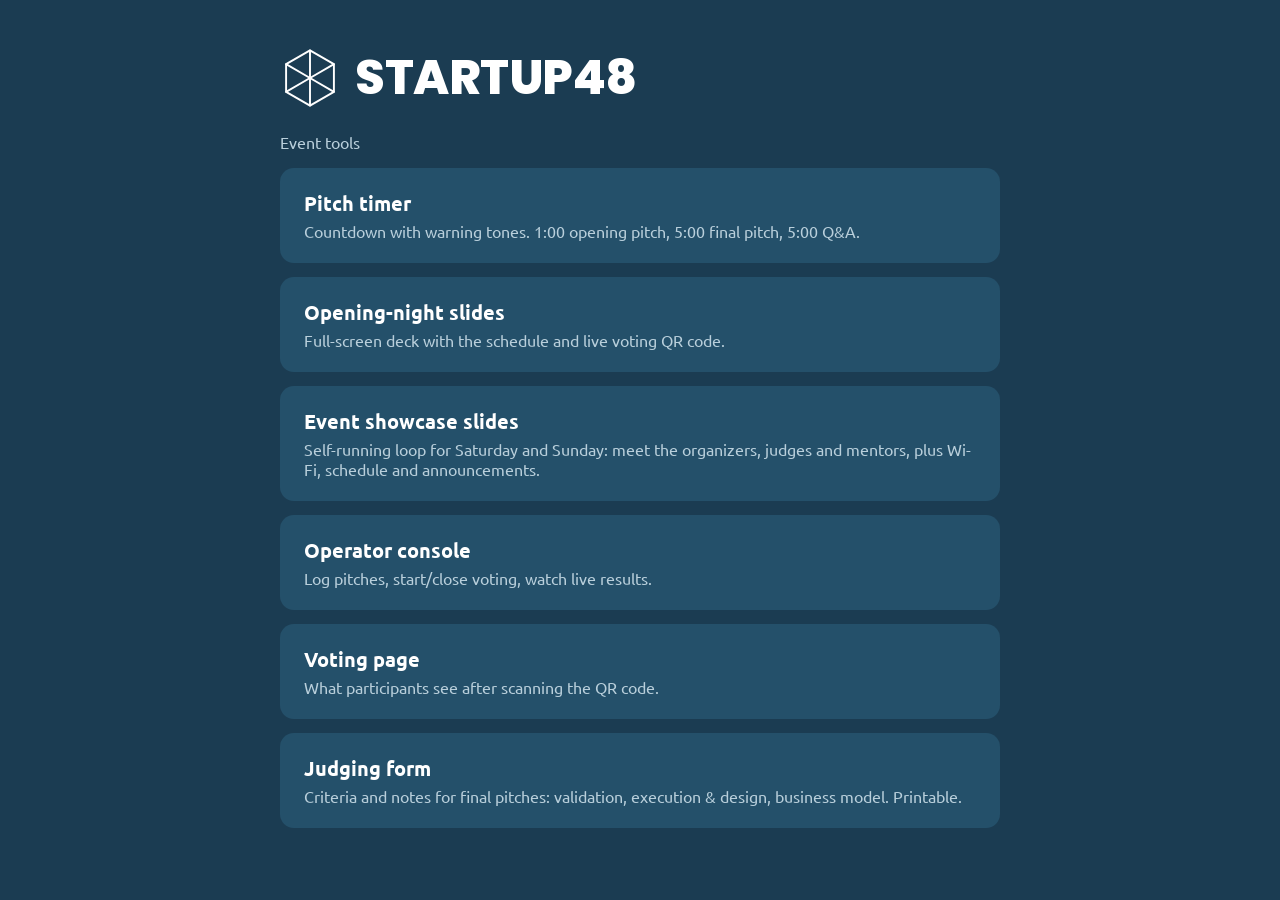
<file: event-manager/index.html>
<!doctype html>
<html lang="en">
<head>
<meta charset="utf-8">
<meta name="viewport" content="width=device-width, initial-scale=1">
<meta name="robots" content="noindex">
<title>startup48 tools</title>
<link rel="stylesheet" href="assets/theme.css">
<style>
  body { margin: 0; background: var(--s48-bg); color: var(--s48-text); font-family: var(--s48-font); }
  .wrap { max-width: 720px; margin: 0 auto; padding: 48px 16px; }
  .s48-wordmark { font-size: 48px; margin-bottom: 8px; }
  a.card { display: block; padding: 20px 22px; margin: 14px 0; background: var(--s48-surface); border-radius: 14px; color: inherit; text-decoration: none; border: 2px solid transparent; }
  a.card:hover { border-color: var(--s48-accent); }
  a.card strong { font-size: 20px; display: block; margin-bottom: 4px; }
  a.card span { color: var(--s48-muted); }
</style>
</head>
<body>
<div class="wrap">
  <div class="s48-wordmark">startup<span>48</span></div>
  <p style="color:var(--s48-muted)">Event tools</p>
  <a class="card" href="timer/"><strong>Pitch timer</strong><span>Countdown with warning tones. 1:00 opening pitch, 5:00 final pitch, 5:00 Q&amp;A.</span></a>
  <a class="card" href="slides/"><strong>Opening-night slides</strong><span>Full-screen deck with the schedule and live voting QR code.</span></a>
  <a class="card" href="showcase/"><strong>Event showcase slides</strong><span>Self-running loop for Saturday and Sunday: meet the organizers, judges and mentors, plus Wi-Fi, schedule and announcements.</span></a>
  <a class="card" href="admin/"><strong>Operator console</strong><span>Log pitches, start/close voting, watch live results.</span></a>
  <a class="card" href="vote/"><strong>Voting page</strong><span>What participants see after scanning the QR code.</span></a>
  <a class="card" href="judging/"><strong>Judging form</strong><span>Criteria and notes for final pitches: validation, execution &amp; design, business model. Printable.</span></a>
</div>
</body>
</html>
</file>
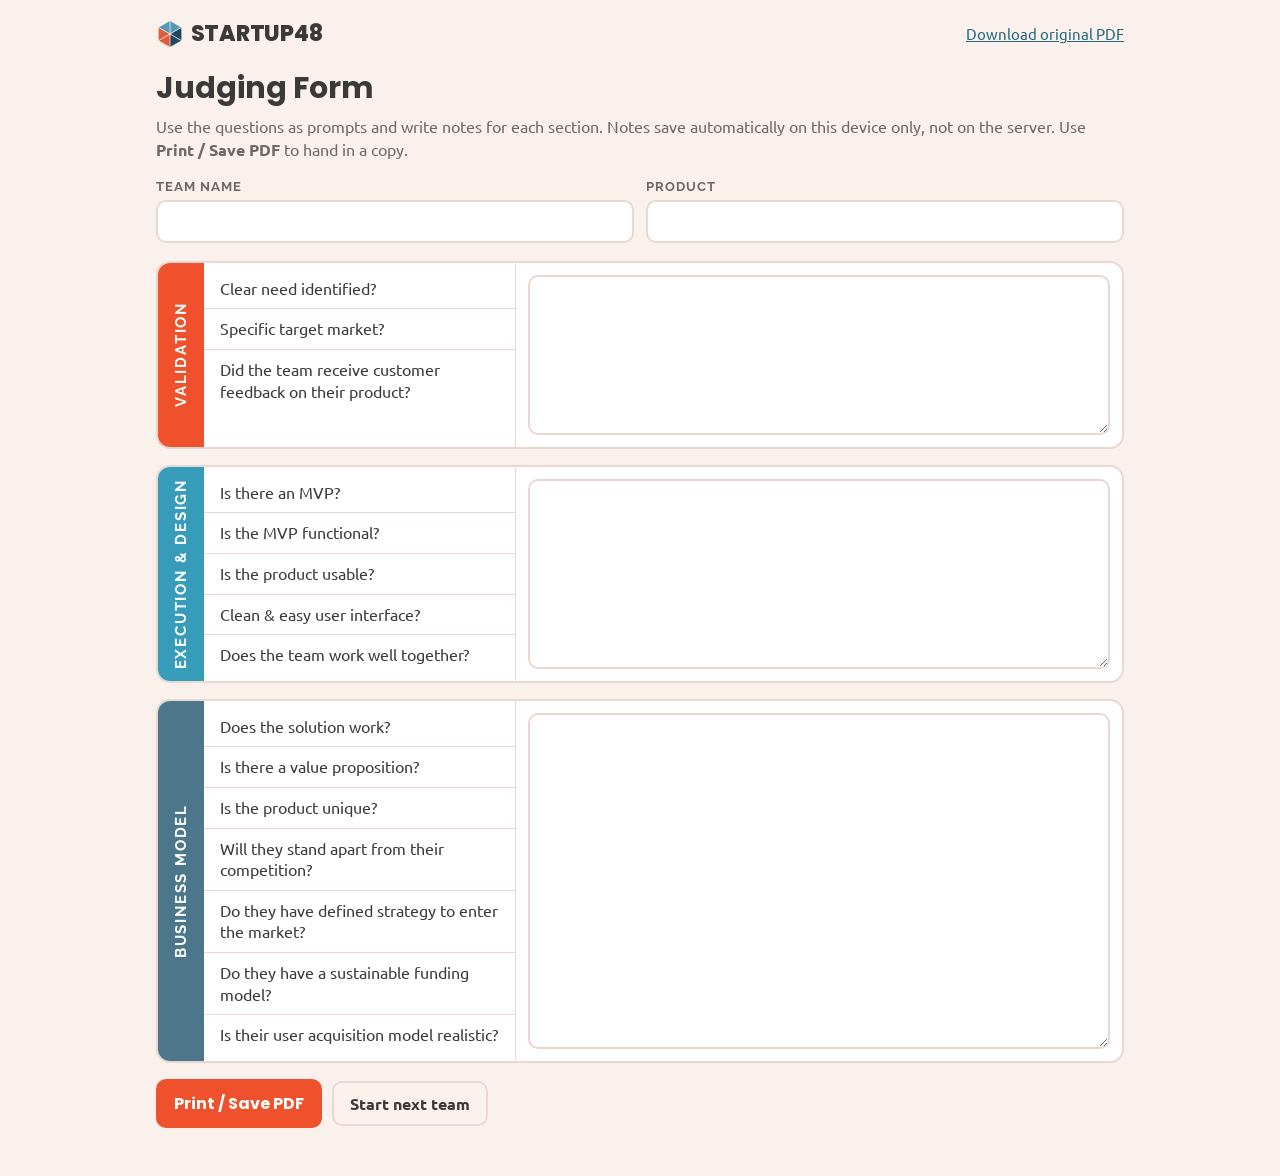
<file: event-manager/judging/index.html>
<!doctype html>
<html lang="en">
<head>
<meta charset="utf-8">
<meta name="viewport" content="width=device-width, initial-scale=1">
<meta name="robots" content="noindex">
<meta name="theme-color" content="#faf1ed">
<title>startup48 · Judging Form</title>
<!--
  Web version of the Startup 48 judging form (judging-form.pdf).
  Notes save automatically in this browser only (localStorage); nothing is sent to the server.
  Print / Save as PDF produces a one-sheet landscape copy.
-->
<link rel="stylesheet" href="../assets/theme.css">
<style>
  * { box-sizing: border-box; }
  html { background: var(--s48-cream); }
  body { margin: 0; background: var(--s48-bg); color: var(--s48-text); font-family: var(--s48-font); -webkit-text-size-adjust: 100%; }
  .wrap { max-width: 1000px; margin: 0 auto; padding: 20px 16px 48px; }
  .top { display: flex; align-items: center; justify-content: space-between; gap: 12px; flex-wrap: wrap; }
  .top .s48-wordmark { font-size: 22px; }
  .top a { color: var(--s48-accent-2); font-size: 15px; }
  h1 { font-family: var(--s48-font-display); font-weight: 700; font-size: 30px; margin: 18px 0 4px; }
  .lede { color: var(--s48-muted); margin: 0 0 18px; line-height: 1.45; }
  .ids { display: grid; grid-template-columns: 1fr 1fr; gap: 12px; margin-bottom: 18px; }
  @media (max-width: 600px) { .ids { grid-template-columns: 1fr; } }
  label.f { display: block; font-family: var(--s48-font-heading); font-weight: 700; font-size: 13px; text-transform: uppercase; letter-spacing: .08em; color: var(--s48-muted); }
  input[type=text], textarea {
    width: 100%; margin-top: 6px; font: inherit; font-size: 16px; color: var(--s48-text);
    background: var(--s48-surface); border: 2px solid var(--s48-line); border-radius: 10px; padding: 10px 12px;
  }
  input[type=text]:focus, textarea:focus { outline: none; border-color: var(--s48-teal); }

  .section { display: flex; background: var(--s48-surface); border: 2px solid var(--s48-line); border-radius: 14px; overflow: hidden; margin-bottom: 16px; }
  .band { flex: none; width: 46px; display: flex; align-items: center; justify-content: center; color: #fff; }
  .band span { writing-mode: vertical-rl; transform: rotate(180deg); font-family: var(--s48-font-heading); font-weight: 700; font-size: 15px; letter-spacing: .12em; text-transform: uppercase; white-space: nowrap; }
  .c-orange { background: var(--s48-orange); }
  .c-teal { background: var(--s48-teal); }
  .c-slate { background: var(--s48-slate); }
  .body { flex: 1; display: grid; grid-template-columns: minmax(220px, 34%) 1fr; min-width: 0; }
  .qs { margin: 0; padding: 6px 0; list-style: none; border-right: 1px solid var(--s48-line); }
  .qs li { padding: 9px 16px; border-bottom: 1px solid var(--s48-line); line-height: 1.35; }
  .qs li:last-child { border-bottom: 0; }
  .notes { padding: 12px; display: flex; flex-direction: column; }
  .notes textarea { flex: 1; min-height: 160px; margin: 0; resize: vertical; line-height: 1.45; }
  .sr { position: absolute; width: 1px; height: 1px; overflow: hidden; clip: rect(0 0 0 0); }
  @media (max-width: 700px) {
    .band { width: 34px; }
    .body { grid-template-columns: 1fr; }
    .qs { border-right: 0; border-bottom: 1px solid var(--s48-line); }
    .notes textarea { min-height: 130px; }
  }

  .actions { display: flex; gap: 10px; flex-wrap: wrap; align-items: center; margin-top: 6px; }
  button { font: inherit; font-weight: 700; border: 0; border-radius: 10px; padding: 12px 18px; cursor: pointer; }
  .primary { background: var(--s48-orange); color: #fff; font-family: var(--s48-font-display); }
  .secondary { background: transparent; color: var(--s48-text); box-shadow: inset 0 0 0 2px var(--s48-line); }
  .saved { color: var(--s48-muted); font-size: 14px; margin-left: auto; }

  /* Printed copy: one landscape letter page, like the original form. */
  @page { size: letter landscape; margin: 0.4in; }
  @media print {
    html, body { background: #fff; color: #000; }
    .wrap { max-width: none; padding: 0; }
    .top a, .lede, .actions, h1 { display: none; }
    .top .s48-wordmark { font-size: 16pt; color: #000; }
    .ids { grid-template-columns: 1fr 1fr; margin: 8pt 0 10pt; }
    input[type=text] { border: 0; border-bottom: 1px solid #000; border-radius: 0; background: none; padding: 2pt 0; font-size: 11pt; color: #000; }
    .section { border: 1px solid #888; border-radius: 0; margin-bottom: 8pt; break-inside: avoid; background: #fff; }
    .band { width: 26pt; background: #7f7f7f !important; -webkit-print-color-adjust: exact; print-color-adjust: exact; }
    .band span { font-size: 9pt; }
    .body { grid-template-columns: 2.2in 1fr; }
    .qs { padding: 0; border-right: 1px solid #888; }
    .qs li { padding: 4pt 6pt; font-size: 9.5pt; text-align: right; border-color: #888; }
    .notes { padding: 4pt; }
    .notes textarea { border: 0; background: none; font-size: 10pt; color: #000; min-height: 0; resize: none; overflow: hidden; }
  }
</style>
</head>
<body class="s48-light">
<div class="wrap">
  <div class="top">
    <div class="s48-wordmark">startup<span>48</span></div>
    <a href="judging-form.pdf" download>Download original PDF</a>
  </div>

  <h1>Judging Form</h1>
  <p class="lede">Use the questions as prompts and write notes for each section. Notes save automatically on this device only, not on the server. Use <strong>Print / Save PDF</strong> to hand in a copy.</p>

  <div class="ids">
    <label class="f">Team name<input type="text" id="team" autocomplete="off"></label>
    <label class="f">Product<input type="text" id="product" autocomplete="off"></label>
  </div>

  <section class="section">
    <div class="band c-orange"><span>Validation</span></div>
    <div class="body">
      <ul class="qs">
        <li>Clear need identified?</li>
        <li>Specific target market?</li>
        <li>Did the team receive customer feedback on their product?</li>
      </ul>
      <div class="notes"><label class="sr" for="n-validation">Validation notes</label><textarea id="n-validation" data-notes></textarea></div>
    </div>
  </section>

  <section class="section">
    <div class="band c-teal"><span>Execution &amp; Design</span></div>
    <div class="body">
      <ul class="qs">
        <li>Is there an MVP?</li>
        <li>Is the MVP functional?</li>
        <li>Is the product usable?</li>
        <li>Clean &amp; easy user interface?</li>
        <li>Does the team work well together?</li>
      </ul>
      <div class="notes"><label class="sr" for="n-execution">Execution &amp; design notes</label><textarea id="n-execution" data-notes></textarea></div>
    </div>
  </section>

  <section class="section">
    <div class="band c-slate"><span>Business Model</span></div>
    <div class="body">
      <ul class="qs">
        <li>Does the solution work?</li>
        <li>Is there a value proposition?</li>
        <li>Is the product unique?</li>
        <li>Will they stand apart from their competition?</li>
        <li>Do they have defined strategy to enter the market?</li>
        <li>Do they have a sustainable funding model?</li>
        <li>Is their user acquisition model realistic?</li>
      </ul>
      <div class="notes"><label class="sr" for="n-business">Business model notes</label><textarea id="n-business" data-notes></textarea></div>
    </div>
  </section>

  <div class="actions">
    <button class="primary" type="button" id="print">Print / Save PDF</button>
    <button class="secondary" type="button" id="clear">Start next team</button>
    <span class="saved" id="saved"></span>
  </div>
</div>

<script>
(function () {
  var KEY = 's48judging.draft';
  var ids = ['team', 'product', 'n-validation', 'n-execution', 'n-business'];
  var $ = function (id) { return document.getElementById(id); };
  var t = null;

  function load() {
    var d = null;
    try { d = JSON.parse(window.localStorage.getItem(KEY) || 'null'); } catch (e) { d = null; }
    if (!d) { return; }
    for (var i = 0; i < ids.length; i++) { if (typeof d[ids[i]] === 'string') { $(ids[i]).value = d[ids[i]]; } }
  }

  function save() {
    var d = {};
    for (var i = 0; i < ids.length; i++) { d[ids[i]] = $(ids[i]).value; }
    try {
      window.localStorage.setItem(KEY, JSON.stringify(d));
      $('saved').textContent = 'Saved on this device ' + new Date().toLocaleTimeString([], { hour: 'numeric', minute: '2-digit' });
    } catch (e) {
      $('saved').textContent = 'Not saved (private browsing?) — print before leaving';
    }
  }

  function changed() { clearTimeout(t); t = setTimeout(save, 400); }

  for (var i = 0; i < ids.length; i++) { $(ids[i]).addEventListener('input', changed); }

  // Grow each notes box to fit its text so nothing is cut off on paper (button or Ctrl+P).
  function fitNotes(reset) {
    var boxes = document.querySelectorAll('[data-notes]');
    for (var j = 0; j < boxes.length; j++) {
      boxes[j].style.height = 'auto';
      if (!reset) { boxes[j].style.height = boxes[j].scrollHeight + 'px'; } else { boxes[j].style.height = ''; }
    }
  }
  window.addEventListener('beforeprint', function () { fitNotes(false); });
  window.addEventListener('afterprint', function () { fitNotes(true); });
  $('print').addEventListener('click', function () { window.print(); });

  $('clear').addEventListener('click', function () {
    var name = $('team').value.trim();
    if (!confirm('Clear the form for the next team?' + (name ? '\n\nNotes for "' + name + '" will be erased from this device. Print first if you need a copy.' : ''))) { return; }
    for (var i = 0; i < ids.length; i++) { $(ids[i]).value = ''; }
    try { window.localStorage.removeItem(KEY); } catch (e) { }
    $('saved').textContent = '';
    $('team').focus();
  });

  load();
})();
</script>
</body>
</html>
</file>
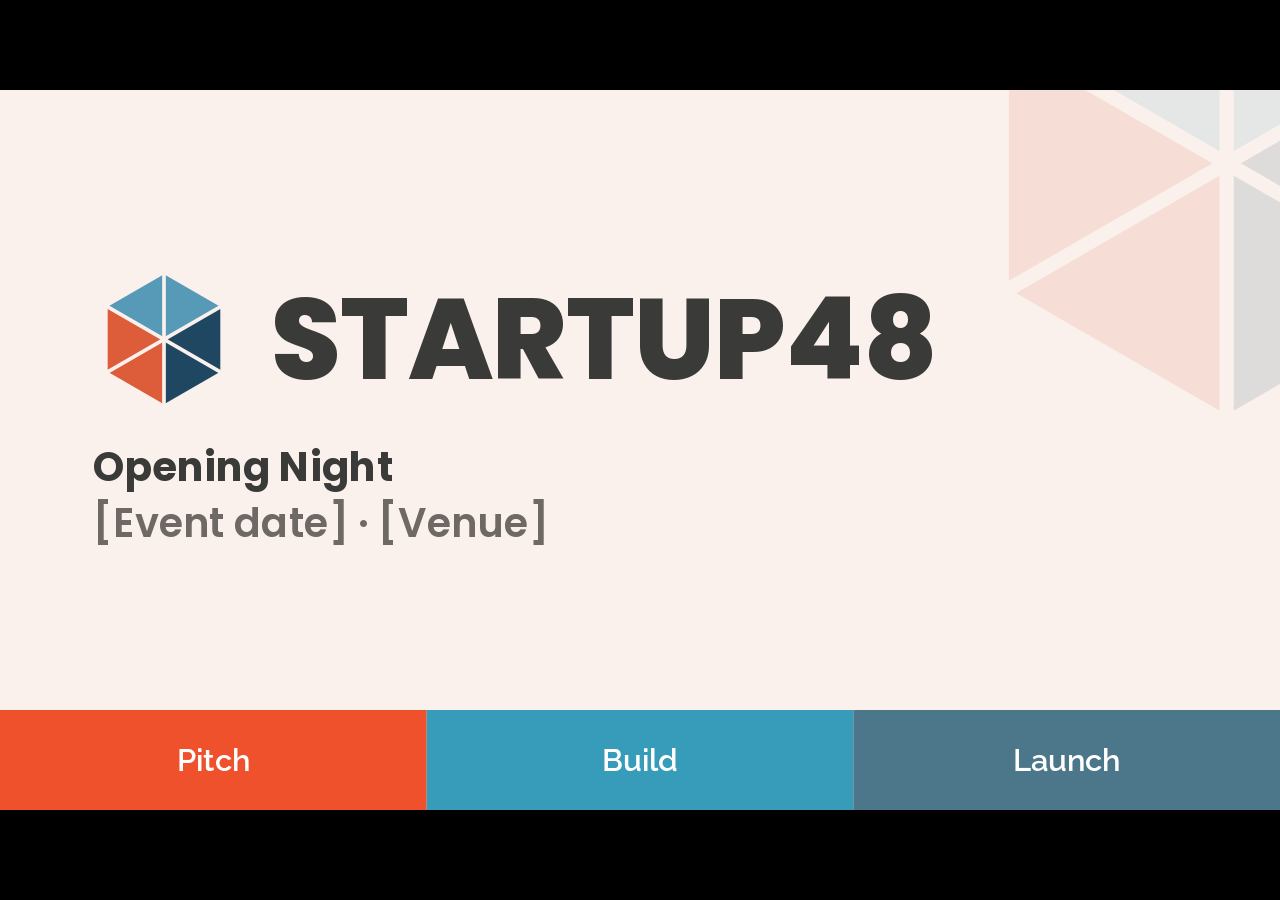
<file: event-manager/slides/index.html>
<!doctype html>
<html lang="en">
<head>
<meta charset="utf-8">
<meta name="viewport" content="width=device-width, initial-scale=1">
<title>startup48 · Opening Night</title>
<!--
  Opening-night deck. Each <section class="slide"> is one slide (1920x1080 design canvas,
  scaled to fit any screen). Give a slide data-id="name" to make #name links work.
  Keys: → / PageDown / Space next · ← / PageUp prev · Home/End · F fullscreen · V voting slide · B blank
-->
<link rel="stylesheet" href="../assets/theme.css">
<style>
  html, body { margin: 0; height: 100%; overflow: hidden; background: #000; }
  body { font-family: var(--s48-font); color: var(--s48-text); }
  body.idle { cursor: none; }
  #stage { position: absolute; left: 50%; top: 50%; width: 1920px; height: 1080px; transform-origin: 0 0; background: var(--s48-bg); overflow: hidden; }
  .slide { position: absolute; inset: 0; padding: 110px 140px; box-sizing: border-box; display: none; flex-direction: column; justify-content: center; background: var(--s48-bg); color: var(--s48-text); }
  .slide.active { display: flex; animation: fadein .35s ease-out; }
  @keyframes fadein { from { opacity: 0; } to { opacity: 1; } }
  #blank { position: absolute; inset: 0; background: #000; display: none; z-index: 10; }
  body.blank #blank { display: block; }

  /* chrome on every slide */
  .corner { position: absolute; left: 140px; bottom: 52px; font-size: 30px; }
  .pageno { position: absolute; right: 140px; bottom: 58px; font-size: 24px; color: var(--s48-muted); }
  #progress { position: absolute; left: 0; bottom: 0; height: 8px; background: var(--s48-accent); transition: width .3s; z-index: 5; }

  h1 { font-family: var(--s48-font-display); font-weight: 700; font-size: 120px; line-height: 1.05; margin: 0 0 30px; letter-spacing: -0.01em; }
  h2 { font-family: var(--s48-font-display); font-weight: 700; font-size: 84px; line-height: 1.1; margin: 0 0 50px; }
  p, li { font-size: 44px; line-height: 1.4; }
  .kicker { font-family: var(--s48-font-heading); font-size: 34px; text-transform: uppercase; letter-spacing: .14em; color: var(--s48-accent-ink); font-weight: 700; margin-bottom: 20px; }
  .muted { color: var(--s48-muted); }
  ul.big { margin: 0; padding-left: 1.1em; }
  ul.big li { margin: 0 0 18px; }
  ul.big li::marker { color: var(--s48-accent-ink); }
  .accent { color: var(--s48-accent-ink); }
  .placeholder { outline: 3px dashed var(--s48-line); outline-offset: 10px; }

  /* title / closing: cream hero with the three-tile color band, like startup48.co */
  .title { padding-bottom: 230px; }
  .title .s48-wordmark { position: relative; font-size: 170px; margin-bottom: 44px; }
  .title p { font-family: var(--s48-font-display); font-size: 60px; margin: 0; }
  .title .mark { position: absolute; right: -330px; top: -300px; width: 820px; height: 820px; background: url("../assets/logo-mark.svg") center / contain no-repeat; opacity: .12; }
  .band { position: absolute; left: 0; right: 0; bottom: 0; height: 150px; display: flex; }
  .band div { flex: 1; display: flex; align-items: center; justify-content: center; font-family: var(--s48-font-heading); font-weight: 600; font-size: 46px; color: #fff; }
  .c-orange { background: var(--s48-orange); }
  .c-teal { background: var(--s48-teal); }
  .c-slate { background: var(--s48-slate); }
  .c-deep { background: var(--s48-deep); }

  /* sponsors: placeholders until real sponsors are added in the operator console */
  .sp-live { height: 640px; display: flex; align-items: center; justify-content: center; }
  .sp-live[hidden] { display: none; }
  .logos { display: grid; grid-template-columns: repeat(4, 1fr); gap: 40px; }
  .logos div { height: 200px; border-radius: 16px; background: #fff; display: flex; align-items: center; justify-content: center; font-size: 34px; color: #8a8580; }

  /* schedule: one brand tile color per day */
  .schedule { display: grid; grid-template-columns: repeat(3, 1fr); gap: 32px; }
  .day { background: var(--s48-surface); border-radius: 16px; overflow: hidden; }
  .day h3 { font-family: var(--s48-font-heading); font-weight: 700; font-size: 48px; margin: 0; padding: 18px 30px; color: #fff; }
  .day h3 { font-variant-numeric: lining-nums; }
  .day h3 .dayno { font-weight: 500; opacity: .85; margin-right: .45em; }
  .day table { width: calc(100% - 60px); margin: 10px 30px 22px; border-collapse: collapse; }
  .day td { font-size: 29px; padding: 8px 0; vertical-align: top; border-top: 1px solid var(--s48-line); }
  .day tr:first-child td { border-top: 0; }
  .day td:first-child { width: 142px; white-space: nowrap; padding-right: 16px; color: var(--s48-muted); font-variant-numeric: tabular-nums; }

  /* steps: the site's colored tiles */
  .steps { display: grid; grid-template-columns: repeat(4, 1fr); gap: 0; border-radius: 16px; overflow: hidden; }
  .step { padding: 48px 40px 56px; color: #fff; }
  .step .n { font-family: var(--s48-font-display); font-weight: 800; font-size: 96px; line-height: 1; }
  .step p { font-family: var(--s48-font-heading); font-weight: 600; font-size: 40px; margin: 20px 0 0; }

  /* voting */
  .vote { flex-direction: row !important; align-items: center; gap: 110px; }
  .vote .left { flex: 1; }
  .vote .qr { width: 760px; height: 760px; border-radius: 16px; background: #fff; padding: 20px; box-sizing: border-box; display: flex; align-items: center; justify-content: center; color: var(--s48-navy); text-align: center; font-family: var(--s48-font-display); font-size: 44px; font-weight: 700; }
  .vote .qr svg { width: 100%; height: 100%; display: block; }
  .vote .url { font-size: 38px; font-family: var(--s48-font); font-weight: 500; color: var(--s48-accent-2); word-break: break-all; margin-top: 30px; }
  .vote .count { font-family: var(--s48-font-display); font-size: 64px; font-weight: 700; margin-top: 40px; }
  .vote .count span { color: var(--s48-accent-ink); }
  .vote .qr.wait { background: var(--s48-surface); color: var(--s48-text); }
  .pulse { animation: pulse 1.8s ease-in-out infinite; }

  /* Form your team: once team selection starts, the advancing ideas in pitch order */
  .teamline { font-family: var(--s48-font-heading); font-weight: 600; font-size: 40px; margin: -24px 0 40px; color: var(--s48-accent-2); }
  .phaseclock { position: absolute; right: 140px; top: 120px; font-family: var(--s48-font-display); font-weight: 700; font-size: 130px; line-height: 1; font-variant-numeric: tabular-nums; }
  .phaseclock .d { display: inline-block; width: .64em; text-align: center; }
  .phaseclock.up { color: var(--s48-orange); animation: pulse 1s ease-in-out infinite; }
  .teamsrow { display: flex; gap: 40px; align-items: flex-start; }
  .teams { display: grid; gap: 24px; flex: 1; }
  .teams .t { border-radius: 16px; padding: 26px 30px; color: #fff; display: flex; align-items: center; gap: 22px; min-height: 120px; }
  .teams.dense .t { min-height: 92px; padding: 18px 24px; }
  .teams .t .st { flex: none; width: 1.7em; height: 1.7em; border-radius: 50%; background: rgba(255, 255, 255, .92); color: var(--s48-navy); display: flex; align-items: center; justify-content: center; font-family: var(--s48-font-display); font-weight: 800; font-size: .9em; }
  .teams .t .body { min-width: 0; }
  .teams .t .nm { font-family: var(--s48-font-display); font-weight: 700; line-height: 1.15; overflow-wrap: break-word; hyphens: auto; }
  .teams .t .ct { font-family: var(--s48-font-heading); font-weight: 600; font-size: .62em; margin-top: 6px; opacity: .95; }
  .teams .t .tag { display: inline-block; margin-left: 10px; padding: 2px 12px; border-radius: 999px; background: rgba(0, 0, 0, .28); font-size: .85em; }
  .teams .t.under .tag { background: #fff; color: var(--s48-navy); }
  .teamqr { flex: none; width: 400px; text-align: center; }
  .teamqr .code { width: 400px; height: 400px; background: #fff; border-radius: 16px; padding: 16px; box-sizing: border-box; }
  .teamqr .code svg { width: 100%; height: 100%; display: block; }
  .teamqr .cap { font-family: var(--s48-font-heading); font-weight: 700; font-size: 32px; margin-top: 16px; color: var(--s48-accent-2); }
  @keyframes pulse { 50% { opacity: .45; } }
</style>
</head>
<body>
<div id="stage">

  <!-- 1. Title -->
  <section class="slide title s48-light" data-id="title">
    <div class="mark"></div>
    <div class="s48-wordmark">startup<span>48</span></div>
    <p><strong>Opening Night</strong></p>
    <p class="muted">[Event date] · [Venue]</p>
    <div class="band"><div class="c-orange">Pitch</div><div class="c-teal">Build</div><div class="c-slate">Launch</div></div>
  </section>

  <!-- 2. Welcome / tonight -->
  <section class="slide" data-id="tonight">
    <div class="kicker">Welcome</div>
    <h2>Tonight</h2>
    <ul class="big">
      <li>Welcome &amp; how the weekend works</li>
      <li>Opening pitches — 60 seconds each</li>
      <li>Vote for your favorite ideas</li>
      <li>Top ideas announced &amp; teams form</li>
    </ul>
  </section>

  <!-- 3. What is startup48 -->
  <section class="slide" data-id="about">
    <div class="kicker">The idea</div>
    <h2>48 hours. Idea to launch.</h2>
    <div class="steps">
      <div class="step c-orange"><div class="n">1</div><p>Pitch an idea</p></div>
      <div class="step c-teal"><div class="n">2</div><p>Vote &amp; form teams</p></div>
      <div class="step c-slate"><div class="n">3</div><p>Build, validate, iterate</p></div>
      <div class="step c-deep"><div class="n">4</div><p>Demo to the judges</p></div>
    </div>
  </section>

  <!-- 4. Sponsors -->
  <section class="slide" data-id="sponsors">
    <div class="kicker">Thank you</div>
    <h2>Our sponsors</h2>
    <div class="sp-live" id="spLive" hidden><div id="spBox" style="width:100%"></div></div>
    <div class="logos" id="spPlaceholder">
      <div>Sponsor logo</div><div>Sponsor logo</div><div>Sponsor logo</div><div>Sponsor logo</div>
      <div>Sponsor logo</div><div>Sponsor logo</div><div>Sponsor logo</div><div>Sponsor logo</div>
    </div>
  </section>

  <!-- 5. Weekend schedule (placeholder times) -->
  <section class="slide" data-id="schedule">
    <div class="kicker">The weekend</div>
    <h2>Schedule</h2>
    <div class="schedule">
      <div class="day">
        <h3 class="c-orange"><span class="dayno">Day 1</span>Friday</h3>
        <table>
          <tr><td>5:00 pm</td><td>Check-in</td></tr>
          <tr><td>5:30 pm</td><td>Dinner</td></tr>
          <tr><td>6:00 pm</td><td>Welcome &amp; Speaker</td></tr>
          <tr><td>6:30 pm</td><td>Introductions</td></tr>
          <tr><td>7:15 pm</td><td>Pitches Start</td></tr>
          <tr><td>8:15 pm</td><td>Cast Your Vote</td></tr>
          <tr><td>8:25 pm</td><td>Form Teams</td></tr>
        </table>
      </div>
      <div class="day">
        <h3 class="c-teal"><span class="dayno">Day 2</span>Saturday</h3>
        <table>
          <tr><td>8:00 am</td><td>Doors Open/Breakfast</td></tr>
          <tr><td>9:00 am</td><td>Opening Speech</td></tr>
          <tr><td>9:30 am</td><td>Interviews/Work Time</td></tr>
          <tr><td>12:00 pm</td><td>Lunch</td></tr>
          <tr><td>12:30 pm</td><td>Mentors</td></tr>
          <tr><td>5:30 pm</td><td>Dinner</td></tr>
          <tr><td>6:00 pm</td><td>Dry Runs &amp; Work Time</td></tr>
        </table>
      </div>
      <div class="day">
        <h3 class="c-slate"><span class="dayno">Day 3</span>Sunday</h3>
        <table>
          <tr><td>8:00 am</td><td>Doors Open/Breakfast</td></tr>
          <tr><td>8:30 am</td><td>Work Time</td></tr>
          <tr><td>9:00 am</td><td>Tech Check + Mentors</td></tr>
          <tr><td>11:30 am</td><td>Lunch</td></tr>
          <tr><td>12:30 pm</td><td>Final Pitches</td></tr>
          <tr><td>1:45 pm</td><td>Judging &amp; Awards</td></tr>
          <tr><td>2:00 pm</td><td>Networking Social</td></tr>
        </table>
      </div>
    </div>
  </section>

  <!-- 6. Opening pitch rules -->
  <section class="slide" data-id="pitch-rules">
    <div class="kicker">Opening pitches</div>
    <h2>60 seconds. No slides.</h2>
    <ul class="big">
      <li>What's the problem?</li>
      <li>What's your idea to solve it?</li>
      <li>Who do you need on your team?</li>
      <li class="muted">Tones at 0:20 and 0:10 — wrap it up!</li>
    </ul>
  </section>

  <!-- 7. Voting (live QR) -->
  <section class="slide vote" data-id="vote">
    <div class="left">
      <div class="kicker" id="voteKicker">Vote now</div>
      <h2 id="voteTitle">Pick your favorites</h2>
      <p id="voteBody">You get <strong class="accent">3 votes</strong>. Use them on one idea or spread them out.</p>
      <div class="url" id="voteUrl"></div>
      <div class="count" id="voteCount"></div>
    </div>
    <div class="qr wait" id="qr"><div class="pulse">Voting opens<br>after the last pitch</div></div>
  </section>

  <!-- 8. Next steps -->
  <section class="slide" data-id="next">
    <div class="kicker" id="nextKicker">What's next</div>
    <h2 id="nextTitle">Form your team</h2>
    <div class="phaseclock" id="phaseClock" hidden></div>
    <div id="teamsLive" hidden>
      <p class="teamline" id="teamLine"></p>
      <div class="teamsrow">
        <div class="teams" id="teamTiles"></div>
        <div class="teamqr" id="teamQr" hidden><div class="code" id="teamQrCode"></div><div class="cap">Scan to pick your team</div></div>
      </div>
    </div>
    <ul class="big" id="nextStatic">
      <li>Top ideas come to the front</li>
      <li>Find the idea you want to build</li>
      <li>Balance skills: build, design, business</li>
      <li class="muted">[Team size rules / logistics]</li>
    </ul>
  </section>

  <!-- 9. Logistics -->
  <section class="slide" data-id="logistics">
    <div class="kicker">Good to know</div>
    <h2>Logistics</h2>
    <ul class="big">
      <li>Wi-Fi: <strong>[network]</strong> · Password: <strong>[password]</strong></li>
      <li>Building hours: [hours]</li>
      <li>Questions? Find an organizer in a [color] shirt</li>
      <li>Code of conduct: be kind, be inclusive</li>
    </ul>
  </section>

  <!-- 10. Close -->
  <section class="slide title s48-light" data-id="go">
    <div class="mark"></div>
    <h1 style="font-size:180px">Let's <span style="color: var(--s48-orange)">build.</span></h1>
    <p class="muted">#startup48</p>
    <div class="band"><div class="c-orange"></div><div class="c-teal"></div><div class="c-slate"></div></div>
  </section>

  <div class="corner s48-wordmark">startup<span>48</span></div>
  <div class="pageno" id="pageno"></div>
  <div id="progress"></div>
  <div id="blank"></div>
</div>

<script src="../assets/qrcode.js"></script>
<script src="../assets/common.js"></script>
<script>
(function () {
  var stage = document.getElementById('stage');
  var slides = Array.prototype.slice.call(document.querySelectorAll('.slide'));
  var cur = 0;

  function fit() {
    var s = Math.min(window.innerWidth / 1920, window.innerHeight / 1080);
    stage.style.transform = 'scale(' + s + ') translate(-50%, -50%)';
  }

  function go(i, fromHash) {
    i = Math.max(0, Math.min(slides.length - 1, i));
    slides[cur].classList.remove('active');
    cur = i;
    slides[cur].classList.add('active');
    document.getElementById('pageno').textContent = (cur + 1) + ' / ' + slides.length;
    document.getElementById('progress').style.width = (100 * (cur + 1) / slides.length) + '%';
    var hide = slides[cur].classList.contains('title');
    document.querySelector('.corner').style.display = hide ? 'none' : '';
    document.getElementById('pageno').style.display = hide ? 'none' : '';
    if (!fromHash) {
      var id = slides[cur].getAttribute('data-id') || String(cur + 1);
      if (history.replaceState) { history.replaceState(null, '', '#' + id); } else { location.hash = id; }
    }
    schedulePoll(0);
    if (slides[cur].getAttribute('data-id') === 'sponsors') { drawSponsors(true); }
  }

  /* ---------- sponsors slide: real logos from the operator console, placeholders until there are some ---------- */
  var sponsors = [], sponsorKey = '', sponsorDrawn = null;
  function drawSponsors(force) {
    var live = document.getElementById('spLive'), ph = document.getElementById('spPlaceholder');
    live.hidden = !sponsors.length; ph.style.display = sponsors.length ? 'none' : '';
    if (!sponsors.length || (!force && sponsorDrawn === sponsorKey)) { sponsorDrawn = sponsorKey; return; }
    if (slides[cur].getAttribute('data-id') !== 'sponsors') { sponsorDrawn = null; return; }   // needs to be on screen to measure
    S48.showSponsors(document.getElementById('spBox'), sponsors, 640);
    sponsorDrawn = sponsorKey;
  }
  function loadSponsors() {
    S48.api('GET', '../api/showcase.php', null, function (err, res) {
      if (!err && res && res.sponsors) {
        var key = JSON.stringify(res.sponsors);
        if (key !== sponsorKey) { sponsors = res.sponsors; sponsorKey = key; drawSponsors(false); }
      }
      setTimeout(loadSponsors, 30000);
    });
  }

  function fromHash() {
    var h = decodeURIComponent(location.hash.replace(/^#/, ''));
    if (!h) { return 0; }
    for (var i = 0; i < slides.length; i++) { if (slides[i].getAttribute('data-id') === h) { return i; } }
    var n = parseInt(h, 10);
    return n > 0 ? n - 1 : 0;
  }

  function fullscreen() {
    var d = document, el = d.documentElement;
    if (!(d.fullscreenElement || d.webkitFullscreenElement)) {
      (el.requestFullscreen || el.webkitRequestFullscreen || function () { }).call(el);
    } else {
      (d.exitFullscreen || d.webkitExitFullscreen || function () { }).call(d);
    }
  }

  document.addEventListener('keydown', function (e) {
    var k = e.key;
    if (k === 'ArrowRight' || k === 'PageDown' || k === ' ' || k === 'ArrowDown' || k === 'Enter') { go(cur + 1); }
    else if (k === 'ArrowLeft' || k === 'PageUp' || k === 'ArrowUp' || k === 'Backspace') { go(cur - 1); }
    else if (k === 'Home') { go(0); }
    else if (k === 'End') { go(slides.length - 1); }
    else if (k === 'f' || k === 'F') { fullscreen(); }
    else if (k === 'v' || k === 'V') { location.hash = 'vote'; go(fromHash()); }
    else if (k === 'b' || k === 'B' || k === '.') { document.body.classList.toggle('blank'); }
    else { return; }
    e.preventDefault();
  });

  // Click / tap: right two-thirds = next, left third = previous.
  document.addEventListener('click', function (e) { go(e.clientX < window.innerWidth / 3 ? cur - 1 : cur + 1); });
  var tx = null;
  document.addEventListener('touchstart', function (e) { tx = e.touches[0].clientX; }, { passive: true });
  document.addEventListener('touchend', function (e) {
    if (tx === null) { return; }
    var dx = e.changedTouches[0].clientX - tx;
    tx = null;
    if (Math.abs(dx) > 50) { go(dx < 0 ? cur + 1 : cur - 1); e.preventDefault(); }
  });

  window.addEventListener('hashchange', function () { go(fromHash(), true); });
  window.addEventListener('resize', fit);

  var idleT;
  document.addEventListener('mousemove', function () {
    document.body.classList.remove('idle');
    clearTimeout(idleT);
    idleT = setTimeout(function () { document.body.classList.add('idle'); }, 2500);
  });

  /* ---------- live voting slide ---------- */
  var pollT = null, lastUrl = null, lastStatus = null;
  function voteSlideActive() { return slides[cur].getAttribute('data-id') === 'vote'; }

  function schedulePoll(ms) {
    clearTimeout(pollT);
    pollT = setTimeout(poll, ms);
  }

  function poll() {
    S48.api('GET', '../api/status.php?counts=1', null, function (err, res) {
      var qr = document.getElementById('qr');
      if (err) {
        qr.className = 'qr wait';
        qr.innerHTML = '<div>Can’t reach<br>voting server</div>';
        lastStatus = null;
      } else {
        renderVote(res);
      }
      schedulePoll(voteSlideActive() || slides[cur].getAttribute('data-id') === 'next' ? 3000 : 5000);
    });
  }

  function renderVote(res) {
    var qr = document.getElementById('qr');
    var title = document.getElementById('voteTitle');
    var kicker = document.getElementById('voteKicker');
    var bodyEl = document.getElementById('voteBody');
    var count = document.getElementById('voteCount');
    var urlEl = document.getElementById('voteUrl');
    if (res.status === 'open') {
      if (lastStatus !== 'open' || lastUrl !== res.vote_url) {
        qr.className = 'qr';
        qr.innerHTML = S48.qrSvg(res.vote_url, '#0f1222', '#ffffff');
        lastUrl = res.vote_url;
      }
      title.textContent = 'Scan to vote';
      kicker.textContent = 'Vote now';
      bodyEl.style.display = '';
      urlEl.textContent = res.vote_url.replace(/^https?:\/\//, '');
      var n = res.counts ? res.counts.submitted : 0;
      count.innerHTML = '<span>' + n + '</span> ' + (n === 1 ? 'person has' : 'people have') + ' voted';
    } else if (res.status === 'closed' || res.status === 'teams') {
      qr.className = 'qr wait';
      qr.innerHTML = '<div>Voting<br>is closed</div>';
      title.textContent = 'Thanks for voting!';
      kicker.textContent = 'Voting closed';
      bodyEl.style.display = 'none';
      urlEl.textContent = '';
      count.innerHTML = res.counts ? '<span>' + res.counts.submitted + '</span> ' + (res.counts.submitted === 1 ? 'person' : 'people') + ' voted' : '';
    } else {
      qr.className = 'qr wait';
      qr.innerHTML = '<div class="pulse">Voting opens<br>after the last pitch</div>';
      title.textContent = 'Pick your favorites';
      kicker.textContent = 'Vote now';
      bodyEl.style.display = '';
      urlEl.textContent = '';
      count.textContent = '';
    }
    renderTeams(res);
    // When the operator starts team selection, bring up the "Form your team" slide.
    if (res.status === 'teams' && lastStatus !== null && lastStatus !== 'teams') { location.hash = 'next'; go(fromHash()); }
    lastStatus = res.status;
  }

  // "Form your team" during team selection: stations 1..N in pitch order, the phase and its
  // countdown, and (Choose / Finalize) the QR code plus live counts against the ideal team size.
  var lastTeams = null, board = null, clockOffset = 0, lastQr = null;
  var PHASE = {
    explore: { kicker: 'Explore the teams', line: 'Visit each station and talk to the team. Don’t decide yet.' },
    choose: { kicker: 'Choose your team', line: 'Scan the code and pick the team you’d like to join.' },
    finalize: { kicker: 'Finalize teams', line: 'Teams marked “needs people” are looking for you. You can still switch on your phone.' },
    set: { kicker: 'Final teams', line: '' }
  };
  function renderTeams(res) {
    board = res.status === 'teams' && res.board && res.board.teams.length ? res.board : null;
    document.getElementById('teamsLive').hidden = !board;
    document.getElementById('nextStatic').style.display = board ? 'none' : '';
    document.getElementById('nextKicker').textContent = board ? PHASE[board.phase].kicker : 'What’s next';
    document.getElementById('nextTitle').textContent = board && board.phase === 'set' ? 'Teams are set' : 'Form your team';
    tickClock();
    if (!board) { lastTeams = null; return; }
    clockOffset = board.server_time * 1000 - Date.now();
    var qrOn = board.phase === 'choose' || board.phase === 'finalize';
    document.getElementById('teamQr').hidden = !qrOn;
    if (qrOn && lastQr !== res.vote_url) { document.getElementById('teamQrCode').innerHTML = S48.qrSvg(res.vote_url, '#0f1222', '#ffffff'); lastQr = res.vote_url; }
    var key = JSON.stringify([board.phase, board.teams, board.fit]);
    if (key === lastTeams) { return; }
    lastTeams = key;
    var n = board.teams.length, f = board.fit, line = PHASE[board.phase].line;
    if (board.phase === 'set') {
      line = n + (n === 1 ? ' team' : ' teams') + ' · ' + board.picked + (f.participants ? ' of ' + f.participants : '') + ' people placed';
    }
    document.getElementById('teamLine').textContent = line;
    // Columns and type size so 1 to ~16 names fill the space below the title (narrower beside the QR).
    var cols = qrOn ? (n <= 2 ? n : n <= 6 ? 2 : 3) : (n <= 3 ? n : n === 4 ? 2 : n <= 12 ? 4 : 5), rows = Math.ceil(n / cols);
    var box = document.getElementById('teamTiles'), colors = ['c-orange', 'c-teal', 'c-slate', 'c-deep'];
    box.style.gridTemplateColumns = 'repeat(' + cols + ', 1fr)';
    var big = cols >= 4 ? 0.87 : 1;   // narrower tiles get a smaller size so names wrap between words
    box.style.fontSize = Math.round(big * (rows === 1 ? 56 : rows === 2 ? 46 : rows === 3 ? 38 : rows === 4 ? 32 : 28)) + 'px';
    box.className = 'teams' + (rows >= 3 ? ' dense' : '');
    box.innerHTML = '';
    board.teams.forEach(function (t, i) {
      var d = document.createElement('div'), st = document.createElement('div'), body = document.createElement('div'), nm = document.createElement('div');
      d.className = 't ' + colors[i % colors.length] + (t.fit ? ' ' + t.fit : '');
      st.className = 'st'; st.textContent = t.station;
      body.className = 'body'; nm.className = 'nm'; nm.textContent = t.name; body.appendChild(nm);
      if (typeof t.count === 'number') {
        var ct = document.createElement('div'), tag = document.createElement('span');
        ct.className = 'ct'; ct.textContent = t.count + (t.count === 1 ? ' person' : ' people');
        if (board.phase !== 'set' && t.fit !== 'ok') { tag.className = 'tag'; tag.textContent = t.fit === 'under' ? 'needs people' : 'full'; ct.appendChild(tag); }
        body.appendChild(ct);
      }
      d.appendChild(st); d.appendChild(body); box.appendChild(d);
    });
  }
  // Phase countdown, synced to the server clock; holds at 0:00 and pulses until the operator moves on.
  function tickClock() {
    var c = document.getElementById('phaseClock');
    if (!board || !board.phase_seconds) { c.hidden = true; return; }
    var left = Math.max(0, Math.ceil(board.phase_at + board.phase_seconds - (Date.now() + clockOffset) / 1000));
    var txt = Math.floor(left / 60) + ':' + ('0' + left % 60).slice(-2);
    c.hidden = false;
    c.className = 'phaseclock' + (left === 0 ? ' up' : '');
    c.innerHTML = txt.split('').map(function (ch) { return ch === ':' ? ':' : '<span class="d">' + ch + '</span>'; }).join('');
  }
  setInterval(tickClock, 250);

  fit();
  go(fromHash(), true);
  loadSponsors();
})();
</script>
</body>
</html>
</file>
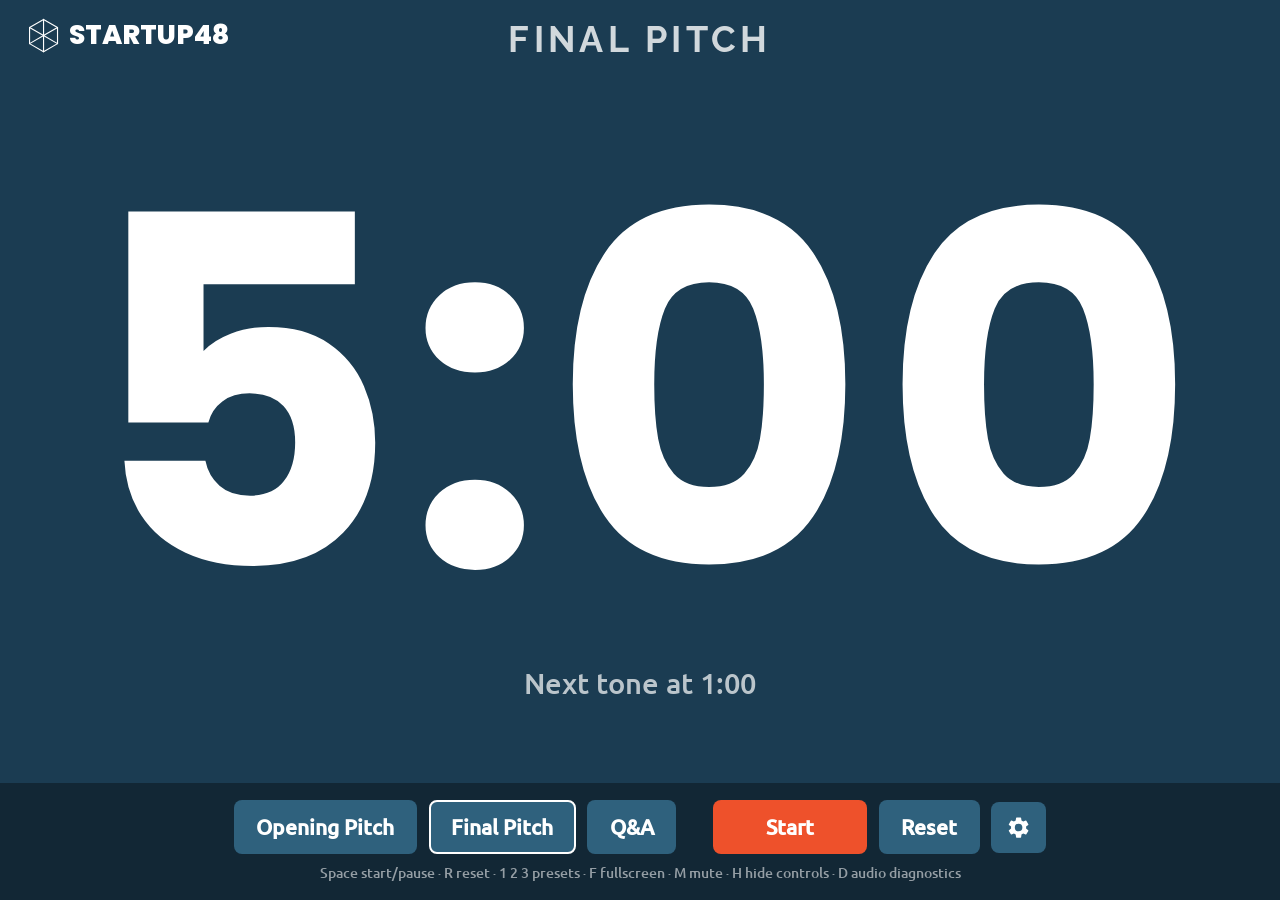
<file: event-manager/timer/index.html>
<!doctype html>
<html lang="en">
<head>
<meta charset="utf-8">
<meta http-equiv="X-UA-Compatible" content="IE=edge">
<meta name="viewport" content="width=device-width, initial-scale=1">
<title>startup48 · Pitch Timer</title>
<!--
  Self-contained pitch timer: no external files, ES5 JavaScript.
  Keys: Space start/pause · R reset · 1/2/3 presets (not while running) · F fullscreen · M mute · H hide controls
  URL presets: ?d=300&w=60,20&label=Pitch  (seconds)
-->
<style>
  /* Brand fonts come from ../assets/fonts when deployed with the other tools;
     if missing (timer copied on its own) the system fonts below take over. */
  @font-face { font-family: "Poppins"; font-weight: 700; font-display: swap; src: url("../assets/fonts/poppins-700.woff2") format("woff2"); }
  @font-face { font-family: "Poppins"; font-weight: 800; font-display: swap; src: url("../assets/fonts/poppins-800.woff2") format("woff2"); }
  @font-face { font-family: "Raleway"; font-weight: 100 900; font-display: swap; src: url("../assets/fonts/raleway-variable.woff2") format("woff2"); }
  @font-face { font-family: "Ubuntu"; font-weight: 500; font-display: swap; src: url("../assets/fonts/ubuntu-500.woff2") format("woff2"); }
  html, body { margin: 0; height: 100%; }
  body {
    background: #1b3c52; color: #ffffff;
    font-family: "Ubuntu", -apple-system, BlinkMacSystemFont, "Segoe UI", Roboto, "Helvetica Neue", Arial, sans-serif;
    overflow: hidden; -webkit-user-select: none; user-select: none;
    -webkit-transition: background-color .4s; transition: background-color .4s;
  }
  /* navy -> amber (first warning) -> brand orange (last warning) -> red (overtime) */
  body.warn1 { background: #b07a0c; }
  body.warn2 { background: #ee512b; }
  body.over { background: #9e1f14; }
  body.over.flash { background: #d0301d; }
  #app { position: absolute; top: 0; left: 0; right: 0; bottom: 0; }
  #label { position: absolute; top: 2vh; left: 0; right: 0; text-align: center; font-family: "Raleway", Arial, sans-serif; font-size: 4vh; font-weight: 700; letter-spacing: .12em; text-transform: uppercase; opacity: .8; }
  #brand { position: absolute; top: 2vh; left: 2vw; font-family: "Poppins", "Arial Black", Arial, sans-serif; font-weight: 800; font-size: 3vh; line-height: 1; text-transform: uppercase; white-space: nowrap; }
  #brand .mark { width: 1.3em; height: 1.3em; vertical-align: -0.32em; margin-right: .3em; }
  #time {
    position: absolute; left: 0; right: 0; top: 50%; text-align: center; line-height: 1;
    font-weight: 700; white-space: nowrap;
    font-family: "Poppins", -apple-system, BlinkMacSystemFont, "Segoe UI", Roboto, "Helvetica Neue", Arial, sans-serif;
    font-variant-numeric: tabular-nums; -webkit-font-feature-settings: "tnum"; font-feature-settings: "tnum";
  }
  /* Fixed-width slot per digit: Poppins digits are proportional, so the time would shift each second. */
  #time .d { display: inline-block; width: .68em; text-align: center; }
  #next { position: absolute; left: 0; right: 0; bottom: 22vh; text-align: center; font-size: 3.2vh; opacity: .7; }
  #controls {
    position: absolute; left: 0; right: 0; bottom: 0; padding: 1.5vh 2vw 2vh; text-align: center;
    background: rgba(0,0,0,.35);
  }
  body.hide-controls #controls { display: none; }
  body.hide-controls #next { bottom: 3vh; }
  body.hide-controls { cursor: none; }
  button, input { font: inherit; }
  button {
    margin: .4vh .3vw; padding: 1.2vh 1.6vw; font-size: 2.3vh; font-weight: 700;
    color: #ffffff; background: #2f617d; border: 2px solid transparent; border-radius: 8px; cursor: pointer;
  }
  button.on { border-color: #ffffff; }
  button.primary { background: #ee512b; color: #fff; min-width: 12vw; }
  body.warn2 button.primary { background: #ffffff; color: #ee512b; }
  .group { display: inline-block; margin: 0 1vw; vertical-align: middle; }
  button:disabled { opacity: .4; cursor: not-allowed; }
  /* Options row, shown and hidden with the gear. */
  #opts { display: none; margin-top: .6vh; }
  body.show-opts #opts { display: block; }
  .group button { vertical-align: middle; }
  #gear { padding: 1.2vh 1vw; line-height: 0; }
  #gear svg { width: 2.8vh; height: 2.8vh; transition: transform .3s ease; }
  body.show-opts #gear { border-color: #ffffff; }
  body.show-opts #gear svg { transform: rotate(60deg); }
  #hint { font-size: 1.6vh; opacity: .55; margin-top: .6vh; }
  #endWrap { display: inline-block; margin: .4vh .6vw; font-size: 2.1vh; font-weight: 700; vertical-align: middle; }
  #endSound { font: inherit; font-weight: 700; font-size: 2vh; padding: .6vh .5vw; border-radius: 8px; border: 2px solid transparent; background: #2f617d; color: #ffffff; }
  #volWrap { display: inline-block; margin: .4vh .6vw; font-size: 2.1vh; font-weight: 700; vertical-align: middle; }
  #vol { width: 9vw; min-width: 90px; vertical-align: middle; accent-color: #ee512b; }
  #diag { position: absolute; left: 1vw; right: 1vw; bottom: 1vh; z-index: 5; padding: .6vh 1vw; font: 1.6vh/1.4 Menlo, Consolas, monospace; background: rgba(0,0,0,.75); color: #fff; border-radius: 6px; }
  #audioNote { position: absolute; top: 8vh; left: 0; right: 0; text-align: center; font-size: 2.2vh; color: #ffd27a; display: none; }
</style>
</head>
<body>
<div id="app">
  <div id="brand"><svg class="mark" xmlns="http://www.w3.org/2000/svg" viewBox="0 0 100 100" aria-hidden="true"><g fill="none" stroke="#fff" stroke-width="3.2" stroke-linejoin="round" stroke-linecap="round"><polygon points="50.00,4.00 89.84,27.00 89.84,73.00 50.00,96.00 10.16,73.00 10.16,27.00"/><line x1="50" y1="50" x2="50.00" y2="4.00"/><line x1="50" y1="50" x2="89.84" y2="27.00"/><line x1="50" y1="50" x2="89.84" y2="73.00"/><line x1="50" y1="50" x2="50.00" y2="96.00"/><line x1="50" y1="50" x2="10.16" y2="73.00"/><line x1="50" y1="50" x2="10.16" y2="27.00"/></g></svg>startup48</div>
  <div id="label">Final Pitch</div>
  <div id="diag" style="display:none"></div>
  <div id="audioNote"></div>
  <div id="time">5:00</div>
  <div id="next"></div>
  <div id="controls">
    <div class="group">
      <button id="p1" data-preset="0" title="Key 1 · 1:00">Opening Pitch</button>
      <button id="p2" data-preset="1" title="Key 2 · 5:00">Final Pitch</button>
      <button id="p3" data-preset="2" title="Key 3 · 5:00">Q&amp;A</button>
    </div>
    <div class="group">
      <button id="start" class="primary">Start</button>
      <button id="reset">Reset</button>
      <button id="gear" title="Show or hide options" aria-label="Options" aria-expanded="false"><svg viewBox="0 0 24 24" aria-hidden="true"><path fill="#fff" d="M19.14 12.94c.04-.31.06-.62.06-.94s-.02-.63-.07-.94l2.03-1.58a.49.49 0 0 0 .12-.61l-1.92-3.32a.49.49 0 0 0-.59-.22l-2.39.96a7.03 7.03 0 0 0-1.62-.94l-.36-2.54a.48.48 0 0 0-.48-.41h-3.84a.48.48 0 0 0-.48.41l-.36 2.54c-.59.24-1.13.56-1.62.94l-2.39-.96a.49.49 0 0 0-.59.22L2.71 8.87a.48.48 0 0 0 .12.61l2.03 1.58c-.05.31-.07.63-.07.94s.02.63.07.94l-2.03 1.58a.49.49 0 0 0-.12.61l1.92 3.32c.12.22.37.29.59.22l2.39-.96c.5.38 1.03.7 1.62.94l.36 2.54c.05.24.24.41.48.41h3.84c.24 0 .44-.17.48-.41l.36-2.54c.59-.24 1.13-.56 1.62-.94l2.39.96c.22.08.47 0 .59-.22l1.92-3.32a.48.48 0 0 0-.12-.61l-2.01-1.58zM12 15.6A3.6 3.6 0 1 1 12 8.4a3.6 3.6 0 0 1 0 7.2z"/></svg></button>
    </div>
    <div class="group" id="opts">
      <button id="mute">Sound: on</button>
      <label id="volWrap">Volume <input id="vol" type="range" min="0" max="100" step="5" value="80" aria-label="Volume"></label>
      <label id="endWrap">End sound <select id="endSound" aria-label="End sound"></select></label>
      <button id="test">Test sounds</button>
      <button id="fs">Fullscreen</button>
      <button id="hide">Hide</button>
    </div>
    <div id="hint">Space start/pause · R reset · 1 2 3 presets · F fullscreen · M mute · H hide controls · D audio diagnostics</div>
  </div>
</div>
<script>
(function () {
  'use strict';

  var PRESETS = [
    { key: 'opening', label: 'Opening Pitch', duration: 60, tones: [{ at: 20, kind: 'warning' }, { at: 10, kind: 'danger' }] },
    { key: 'final', label: 'Final Pitch', duration: 300, tones: [{ at: 60, kind: 'warning' }, { at: 30, kind: 'danger' }] },
    { key: 'qa', label: 'Q&A', duration: 300, tones: [{ at: 60, kind: 'warning' }, { at: 30, kind: 'danger' }] }
  ];

  var $ = function (id) { return document.getElementById(id); };
  var body = document.body;
  var timeEl = $('time');

  var cfg = null;          // active {label, duration, tones: [{at, kind}] latest-first, countUp}
  var presetIndex = -1;    // -1 = a timer from the URL (?d=…)
  var running = false;
  var endAt = 0;           // ms timestamp when remaining hits 0
  var remainingMs = 0;     // used while paused
  var fired = {};          // tones already sounded, by index; 'zero' for the final buzzer
  var muted = false;
  var tickHandle = null;
  var wakeLock = null;

  /* ---------- storage (optional) ---------- */
  function store(key, val) {
    try { if (val === undefined) { return window.localStorage.getItem('s48timer.' + key); } window.localStorage.setItem('s48timer.' + key, val); } catch (e) { }
    return null;
  }

  /* ---------- audio ---------- */
  // Cues re-created from pitch-timer-tones.js (pitchtimer.com's warning / danger / end sounds).
  // For the widest browser support they are rendered once to WAV in plain JavaScript and played
  // through <audio> elements at the moment each cue is reached, as pitchtimer.com does. <audio> also
  // plays when an iPhone/iPad is on silent. Web Audio is used only if an <audio> element refuses.
  var CUE_RATE = 22050;     // ample for these sounds (highest partial 4.9 kHz)
  var END_GAIN = 0.75;      // level trim so the noise cue matches the original's loudness
  // End-of-time sounds the operator can choose from (first = default).
  var END_SOUNDS = [['bowl', 'Singing bowl'], ['airhorn', 'Air horn'], ['levelup', '8-bit level complete'], ['powerdown', 'Power-down sweep'], ['noise', 'Original noise burst']];
  var endSound = 'bowl';
  var volume = 0.8;
  var cues = {};            // sound -> { pcm: Float32Array, url: string, el: HTMLAudioElement|null, ready: bool }
  var unlocked = false;
  var AC = window.AudioContext || window.webkitAudioContext;
  var ctx = null, master = null;
  var diag = { path: '-', last: '-', error: '' };

  var imul = Math.imul || function (a, b) {
    var ah = (a >>> 16) & 0xffff, al = a & 0xffff, bh = (b >>> 16) & 0xffff, bl = b & 0xffff;
    return ((al * bl) + (((ah * bl + al * bh) << 16) >>> 0)) | 0;
  };

  // Small seeded PRNG so the end cue sounds identical every time.
  function mulberry32(seed) {
    return function () {
      seed |= 0; seed = (seed + 0x6D2B79F5) | 0;
      var t = imul(seed ^ (seed >>> 15), 1 | seed);
      t = (t + imul(t ^ (t >>> 7), 61 | t)) ^ t;
      return ((t ^ (t >>> 14)) >>> 0) / 4294967296;
    };
  }

  // Gain envelope with Web Audio's automation semantics. ev: [[type, value, time], ...],
  // type 'set' (jump), 'lin' or 'exp' (ramp from the previous point).
  function envelope(ev, n, rate) {
    var out = new Float32Array(n), k = 0, v = ev[0][1], t;
    for (var i = 0; i < n; i++) {
      t = i / rate;
      while (k + 1 < ev.length && t >= ev[k + 1][2]) { k++; v = ev[k][1]; }
      var nx = ev[k + 1];
      if (nx && nx[0] !== 'set' && t >= ev[k][2]) {
        var f = (t - ev[k][2]) / (nx[2] - ev[k][2]);
        v = nx[0] === 'lin' ? ev[k][1] + (nx[1] - ev[k][1]) * f : ev[k][1] * Math.pow(nx[1] / ev[k][1], f);
      } else if (!nx || nx[0] === 'set') {
        v = ev[k][1];
      }
      out[i] = v;
    }
    return out;
  }

  // Biquad filter (Audio EQ Cookbook, as Web Audio uses; Q given in dB like Web Audio's lowpass/highpass).
  function biquad(x, type, freq, qDb, rate) {
    var w0 = 2 * Math.PI * freq / rate, cs = Math.cos(w0), alpha = Math.sin(w0) / (2 * Math.pow(10, qDb / 20));
    var b0 = type === 'lowpass' ? (1 - cs) / 2 : (1 + cs) / 2, b1 = type === 'lowpass' ? 1 - cs : -(1 + cs), b2 = b0;
    var a0 = 1 + alpha, a1 = -2 * cs, a2 = 1 - alpha;
    var y = new Float32Array(x.length), x1 = 0, x2 = 0, y1 = 0, y2 = 0;
    for (var i = 0; i < x.length; i++) {
      var o = (b0 * x[i] + b1 * x1 + b2 * x2 - a1 * y1 - a2 * y2) / a0;
      x2 = x1; x1 = x[i]; y2 = y1; y1 = o; y[i] = o;
    }
    return y;
  }

  // Adds a decaying sine partial: linear attack, optional hold, then exponential decay (time constant tau).
  function partial(out, start, f, amp, attack, tau, hold) {
    var r = CUE_RATE, s0 = Math.floor(start * r), w = 2 * Math.PI * f / r;
    hold = hold || 0;
    for (var i = 0; s0 + i < out.length; i++) {
      var t = i / r, a = t < attack ? t / attack : (t < attack + hold ? 1 : Math.exp(-(t - attack - hold) / tau));
      if (t > attack + hold && a < 1e-4) { break; }
      out[s0 + i] += amp * a * Math.sin(w * i);
    }
  }

  // Loudness-match the end sounds (loudest 50 ms at a common level, never clipping) and fade the last 0.3 s.
  function normalize(x, target) {
    var r = CUE_RATE, win = Math.floor(0.05 * r), best = 0, peak = 0, i, j;
    for (i = 0; i < x.length; i++) { peak = Math.max(peak, Math.abs(x[i])); }
    for (i = 0; i + win <= x.length; i += win) { var sum = 0; for (j = i; j < i + win; j++) { sum += x[j] * x[j]; } best = Math.max(best, Math.sqrt(sum / win)); }
    var g = Math.min(target / best, 0.92 / peak), fade = Math.floor(0.3 * r);
    for (i = 0; i < x.length; i++) { x[i] *= g * (i > x.length - fade ? (x.length - i) / fade : 1); }
    return x;
  }

  // Sum of harmonics of a sawtooth-like tone at phase ph, kept below `limit` Hz to avoid aliasing.
  function saw(ph, f, limit, odd) {
    var v = 0;
    for (var h = 1; h * f < limit && h <= 40; h += odd ? 2 : 1) { v += Math.sin(h * ph) / h; }
    return v;
  }

  var END_SYNTHS = {
    // Singing bowl: one strike, three partials, each doubled 1.6 Hz apart for the slow wavering beat.
    bowl: function () {
      var x = new Float32Array(Math.floor(4.4 * CUE_RATE));
      var P = [[1, 1, 3.5], [2.71, 0.45, 2.2], [5.15, 0.18, 1.2]];
      for (var k = 0; k < P.length; k++) {
        partial(x, 0, 392 * P[k][0], P[k][1] * 0.55, 0.003, P[k][2]);
        partial(x, 0, 392 * P[k][0] + 1.6, P[k][1] * 0.45, 0.003, P[k][2]);
      }
      return normalize(x, 0.25);
    },
    // Air horn: two blasts of three detuned sawtooth voices with a slight pitch scoop.
    airhorn: function () {
      var r = CUE_RATE, x = new Float32Array(Math.floor(1.6 * r)), blasts = [[0, 0.5], [0.65, 1.5]], ph = [0, 0, 0], base = [440, 554.37, 446];
      for (var i = 0; i < x.length; i++) {
        var t = i / r, on = 0, st = 0;
        for (var b = 0; b < blasts.length; b++) {
          if (t >= blasts[b][0] && t < blasts[b][1]) { on = Math.min(1, (t - blasts[b][0]) / 0.015, (blasts[b][1] - t) / 0.05); st = t - blasts[b][0]; }
        }
        if (!on) { continue; }
        var bend = 1 - 0.04 * Math.exp(-st / 0.05), v = 0;
        for (var k = 0; k < 3; k++) { var f = base[k] * bend; ph[k] += 2 * Math.PI * f / r; v += saw(ph[k], f, 4500); }
        x[i] = on * v * 0.3;
      }
      return normalize(biquad(x, 'lowpass', 3500, -3.01, r), 0.22);
    },
    // 8-bit level complete: square-wave arpeggio G-C-E-G into a held C-E chord with vibrato.
    levelup: function () {
      var r = CUE_RATE, x = new Float32Array(Math.floor(1.4 * r));
      function sq(start, d, f, a, vib) {
        var s0 = Math.floor(start * r), n = Math.floor(d * r), ph = 0;
        for (var i = 0; i < n && s0 + i < x.length; i++) {
          var t = i / r, ff = f * (1 + (vib ? 0.006 * Math.sin(2 * Math.PI * 6 * t) * Math.min(1, t / 0.15) : 0));
          ph += 2 * Math.PI * ff / r;
          x[s0 + i] += a * saw(ph, ff, 7000, true) * Math.min(1, t / 0.004, (d - t) / 0.03);
        }
      }
      sq(0, 0.075, 783.99, 0.5); sq(0.08, 0.075, 1046.5, 0.5); sq(0.16, 0.075, 1318.5, 0.5); sq(0.24, 0.075, 1568, 0.5);
      sq(0.34, 0.75, 1046.5, 0.4, true); sq(0.34, 0.75, 1318.5, 0.3, true);
      return normalize(x, 0.22);
    },
    // Power-down sweep: a sawtooth sliding from 880 Hz down to 165 Hz.
    powerdown: function () {
      var r = CUE_RATE, dur = 1.35, x = new Float32Array(Math.floor(dur * r)), ph = 0;
      for (var i = 0; i < x.length; i++) {
        var t = i / r, f = 880 * Math.pow(165 / 880, Math.min(1, t / 1.15));
        ph += 2 * Math.PI * f / r;
        x[i] = 0.5 * saw(ph, f, 5000) * Math.min(1, t / 0.01, (dur - t) / 0.2);
      }
      return normalize(biquad(x, 'lowpass', 3200, -3.01, r), 0.22);
    }
  };

  // Render one cue to samples at CUE_RATE (warning, danger and noise from pitch-timer-tones.js).
  function synth(name) {
    var r = CUE_RATE, n, i, out, env;
    if (END_SYNTHS[name]) { return END_SYNTHS[name](); }
    if (name === 'warning') {
      // One clean sine at C5; instant attack, smooth exponential decay, ~0.8 s audible.
      n = Math.floor(0.9 * r); out = new Float32Array(n);
      env = envelope([['set', 0.0001, 0], ['lin', 0.7, 0.005], ['exp', 0.04, 0.78], ['lin', 0, 0.85]], n, r);
      for (i = 0; i < n; i++) { out[i] = Math.sin(2 * Math.PI * 523.25 * i / r) * env[i]; }
      return out;
    }
    if (name === 'danger') {
      // Short bright ping: three inharmonic partials.
      n = Math.floor(0.6 * r); out = new Float32Array(n);
      env = envelope([['set', 0.0001, 0], ['lin', 1, 0.05], ['lin', 0.8, 0.2], ['exp', 0.17, 0.31], ['exp', 0.07, 0.46], ['lin', 0, 0.55]], n, r);
      for (i = 0; i < n; i++) {
        var t = i / r;
        out[i] = env[i] * (0.39 * Math.sin(2 * Math.PI * 1575 * t) + 0.44 * Math.sin(2 * Math.PI * 3075 * t) + 0.08 * Math.sin(2 * Math.PI * 4925 * t));
      }
      return out;
    }
    // noise (the original end cue): band-passed (800-2400 Hz) noise with ~25 Hz flutter; fades in after 150 ms, out by ~3.65 s.
    var dur = 3.8, rand = mulberry32(8744);
    n = Math.floor(dur * r);
    // White noise spreads its power over 0..rate/2, so scale to the band energy the original had
    // when rendered at a typical 48 kHz device rate.
    var noise = new Float32Array(n), level = Math.sqrt(r / 48000);
    for (i = 0; i < n; i++) { noise[i] = (rand() * 2 - 1) * level; }
    var band = biquad(biquad(noise, 'highpass', 800, 0.7, r), 'lowpass', 2400, 0.7, r);
    var steps = Math.floor(dur * 25), curve = [];
    for (i = 0; i < steps; i++) { curve.push(0.7 + rand() * 0.6); }
    env = envelope([['set', 0.0001, 0], ['set', 0.0001, 0.15], ['lin', 0.9, 0.75], ['set', 0.9, 3.1], ['lin', 0, 3.65]], n, r);
    out = new Float32Array(n);
    for (i = 0; i < n; i++) {
      var p = (i / n) * (steps - 1), j = Math.floor(p), fl = curve[j] + (curve[Math.min(j + 1, steps - 1)] - curve[j]) * (p - j);
      out[i] = band[i] * fl * env[i] * END_GAIN;
    }
    return out;
  }

  // 16-bit mono WAV. Blob URL where supported, data: URI otherwise.
  function wavUrl(pcm, rate) {
    var n = pcm.length, buf = new ArrayBuffer(44 + n * 2), dv = new DataView(buf), i;
    function str(o, s) { for (var j = 0; j < s.length; j++) { dv.setUint8(o + j, s.charCodeAt(j)); } }
    str(0, 'RIFF'); dv.setUint32(4, 36 + n * 2, true); str(8, 'WAVE'); str(12, 'fmt ');
    dv.setUint32(16, 16, true); dv.setUint16(20, 1, true); dv.setUint16(22, 1, true);
    dv.setUint32(24, rate, true); dv.setUint32(28, rate * 2, true); dv.setUint16(32, 2, true); dv.setUint16(34, 16, true);
    str(36, 'data'); dv.setUint32(40, n * 2, true);
    for (i = 0; i < n; i++) { var s = Math.max(-1, Math.min(1, pcm[i])); dv.setInt16(44 + i * 2, s < 0 ? s * 0x8000 : s * 0x7fff, true); }
    try {
      if (window.Blob && window.URL && URL.createObjectURL) { return URL.createObjectURL(new Blob([buf], { type: 'audio/wav' })); }
    } catch (e) { }
    var bytes = new Uint8Array(buf), bin = '';
    for (i = 0; i < bytes.length; i++) { bin += String.fromCharCode(bytes[i]); }
    return 'data:audio/wav;base64,' + window.btoa(bin);
  }

  // Renders a sound on first use and gives it its own <audio> element.
  function getCue(name) {
    if (!cues[name]) {
      var pcm = synth(name), el = null, url = wavUrl(pcm, CUE_RATE);
      try { el = new Audio(); el.preload = 'auto'; el.src = url; if (el.load) { el.load(); } } catch (e) { el = null; }
      cues[name] = { pcm: pcm, url: url, el: el, ready: false };
    }
    return cues[name];
  }

  // The sounds the timer can play right now: both warnings and the chosen end sound.
  function buildCues() { getCue('warning'); getCue('danger'); getCue(endSound); }

  // Must run inside a click/tap/keypress: browsers (iOS especially) only allow sound to start
  // from a user gesture, so each <audio> element is played silently once to unlock it.
  function unlockAudio() {
    buildCues();
    unlocked = true;
    for (var key in cues) {
      if (!cues.hasOwnProperty(key) || cues[key].ready || !cues[key].el) { continue; }
      cues[key].ready = true;
      var el = cues[key].el;
      try {
        el.muted = true;
        var p = el.play();
        (function (el) {
          // Skip if a real cue has already claimed this element (playCue unmutes it first).
          var done = function () { if (el.muted) { try { el.pause(); el.currentTime = 0; } catch (e) { } el.muted = false; } };
          if (p && p.then) { p.then(done, function () { el.muted = false; }); } else { done(); }
        })(el);
      } catch (e) { el.muted = false; }
    }
    // Prepare the Web Audio fallback in the same gesture.
    if (AC && !ctx) {
      try {
        ctx = new AC();
        master = ctx.createGain();
        master.gain.value = volume;
        master.connect(ctx.destination);
        // iOS 17+: let Web Audio play even when the ringer switch is on silent.
        if (navigator.audioSession) { try { navigator.audioSession.type = 'playback'; } catch (e) { } }
      } catch (e) { ctx = null; master = null; }
    }
    if (ctx && ctx.state === 'suspended' && ctx.resume) { try { ctx.resume(); } catch (e) { } }
    updateAudioNote();
  }

  function playWebAudio(name) {
    if (!ctx || !master) { return false; }
    try {
      var c = getCue(name), buf = ctx.createBuffer(1, c.pcm.length, CUE_RATE);
      if (buf.copyToChannel) { buf.copyToChannel(c.pcm, 0); } else { buf.getChannelData(0).set(c.pcm); }
      var src = ctx.createBufferSource();
      src.buffer = buf;
      src.connect(master);
      if (src.start) { src.start(0); } else { src.noteOn(0); }
      diag.path = 'Web Audio (' + ctx.state + ')';
      return true;
    } catch (e) {
      diag.error = 'Web Audio: ' + (e && e.name ? e.name : e);
      return false;
    }
  }

  function playCue(name) {
    var c = getCue(name), el = c.el;
    diag.last = name + ' at ' + new Date().toLocaleTimeString();
    if (!el) { playWebAudio(name); updateDiag(); return; }
    try {
      el.pause();
      el.currentTime = 0;
      el.muted = false;
      el.volume = volume;
      var p = el.play();
      diag.path = '<audio> element';
      if (p && p.then) {
        p.then(updateDiag, function (err) {
          // Refused (e.g. NotAllowedError when audio wasn't unlocked by a gesture): try Web Audio.
          diag.error = '<audio>: ' + (err && err.name ? err.name : err);
          playWebAudio(name);
          updateDiag();
        });
      }
    } catch (e) {
      diag.error = '<audio>: ' + (e && e.name ? e.name : e);
      playWebAudio(name);
    }
    updateDiag();
  }

  // Play a cue now, or `delay` seconds from now.
  function play(name, delay) {
    if (muted) { return; }
    if (name === 'end') { name = endSound; }
    if (delay) { setTimeout(function () { if (!muted) { playCue(name); } }, delay * 1000); } else { playCue(name); }
  }

  function setVolume(v) {
    volume = Math.max(0, Math.min(1, v));
    if (master) { master.gain.value = volume; }
    for (var k in cues) { if (cues.hasOwnProperty(k) && cues[k].el) { cues[k].el.volume = volume; } }
    $('vol').value = Math.round(volume * 100);
    store('volume', String(volume));
  }

  function updateAudioNote() {
    var note = $('audioNote');
    if (muted) {
      note.textContent = 'Sound is off — press M or the Sound button to turn it on';
      note.style.display = 'block';
    } else {   // no "click to enable sound" hint: starting the timer is itself the click that unlocks audio
      note.style.display = 'none';
    }
  }

  // Press D for an audio diagnostics line (which playback path is used, and any error).
  function updateDiag() {
    var d = $('diag');
    if (d.style.display === 'none') { return; }
    d.textContent = 'Audio: ' + diag.path + ' | unlocked: ' + (unlocked ? 'yes' : 'no') +
      ' | Web Audio: ' + (ctx ? ctx.state : (AC ? 'not started' : 'unsupported')) +
      ' | sound: ' + (muted ? 'off' : 'on') + ', volume ' + Math.round(volume * 100) + '%, end: ' + endSound +
      ' | last cue: ' + diag.last + (diag.error ? ' | last error: ' + diag.error : '');
  }

  /* ---------- time helpers ---------- */
  function fmt(sec) {
    var m = Math.floor(sec / 60), s = sec % 60;
    return m + ':' + (s < 10 ? '0' : '') + s;
  }

  function now() { return new Date().getTime(); }

  function remaining() { return running ? endAt - now() : remainingMs; }

  /* ---------- display ---------- */
  function fitText() {
    var w = window.innerWidth, h = window.innerHeight;
    var chars = Math.max(4, timeEl.textContent.length);
    // tabular digits ~0.6em wide; leave room for label and controls
    var size = Math.min(w * 0.94 / (chars * 0.62), h * (body.className.indexOf('hide-controls') !== -1 ? 0.66 : 0.55));
    timeEl.style.fontSize = Math.floor(size) + 'px';
    timeEl.style.marginTop = (-Math.floor(size / 2) - (body.className.indexOf('hide-controls') !== -1 ? 0 : h * 0.06)) + 'px';
  }

  function setTime(text) {
    if (timeEl.getAttribute('data-t') === text) { return; }
    timeEl.setAttribute('data-t', text);
    var html = '';
    for (var i = 0; i < text.length; i++) {
      var ch = text.charAt(i);
      html += /[0-9]/.test(ch) ? '<span class="d">' + ch + '</span>' : ch;
    }
    timeEl.innerHTML = html;
    fitText();
  }

  function setPhase(ph) {
    var cur = ' ' + body.className + ' ', keep = '';   // keep the view toggles; only the phase class changes
    if (cur.indexOf(' hide-controls ') !== -1) { keep += ' hide-controls'; }
    if (cur.indexOf(' show-opts ') !== -1) { keep += ' show-opts'; }
    body.className = (ph + keep).replace(/^\s+/, '');
  }

  function render() {
    var ms = remaining(), text, phase = '', nextText = '';
    var t = cfg.tones;
    if (ms > 0) {
      var sec = Math.ceil(ms / 1000);
      text = fmt(sec);
      // Amber once the Warning tone's time is passed, orange once Danger's is.
      for (var j = 0; j < t.length; j++) { if (sec <= t[j].at) { phase = t[j].kind === 'danger' ? 'warn2' : (phase || 'warn1'); } }
      for (var i = 0; i < t.length; i++) { if (sec > t[i].at) { nextText = 'Next tone at ' + fmt(t[i].at); break; } }
      if (!nextText) { nextText = 'Final buzzer at 0:00'; }
    } else {
      var over = Math.floor(-ms / 1000);
      text = cfg.countUp && (running || ms < 0) ? '+' + fmt(over) : '0:00';   // with count-up off it holds at 0:00
      phase = 'over' + ((running && Math.floor(-ms / 500) % 2 === 0) ? ' flash' : '');
      nextText = 'Time is up';
    }
    setTime(text);
    $('next').textContent = nextText;
    setPhase(phase);
  }

  // Plays each cue once, when its time is crossed. Cues more than 5 s overdue (e.g. a background
  // tab the browser had paused) are skipped rather than played late.
  function checkTones() {
    var sec = remaining() / 1000, t = cfg.tones;
    for (var i = 0; i < t.length; i++) {
      if (!fired[i] && sec <= t[i].at) {
        fired[i] = true;
        if (sec > t[i].at - 5) { play(t[i].kind); }
      }
    }
    if (!fired.zero && sec <= 0) { fired.zero = true; if (sec > -5) { play('end'); } }
  }

  function tick() { checkTones(); render(); }

  /* ---------- control ---------- */
  function load(c, idx) {
    stop();
    cfg = { label: c.label, duration: c.duration, tones: c.tones.slice().sort(function (a, b) { return b.at - a.at; }), countUp: c.countUp !== false };
    presetIndex = idx;
    remainingMs = cfg.duration * 1000;
    fired = {};
    $('start').textContent = 'Start';
    $('label').textContent = cfg.label;
    for (var i = 0; i < 3; i++) { $('p' + (i + 1)).className = i === idx ? 'on' : ''; }
    store('last', JSON.stringify({ c: cfg, i: idx }));
    render();
    fitText();
  }

  function start() {
    unlockAudio();
    if (running) { return; }
    // Mark warnings already behind us so resuming doesn't replay them.
    var sec = remainingMs / 1000;
    for (var i = 0; i < cfg.tones.length; i++) { if (sec < cfg.tones[i].at) { fired[i] = true; } }
    if (remainingMs <= 0) { fired.zero = true; }
    endAt = now() + remainingMs;
    running = true;
    tickHandle = setInterval(tick, 100);
    $('start').textContent = 'Pause';
    lockPresets();
    requestWakeLock();
    tick();
  }

  function stop() {
    if (running) { remainingMs = endAt - now(); }
    running = false;
    clearInterval(tickHandle);
    $('start').textContent = remainingMs < cfg_duration_ms() ? 'Resume' : 'Start';
    releaseWakeLock();
    lockPresets();
  }

  // Switching timers mid-countdown would throw away the running time, so it waits for a pause.
  function lockPresets() { for (var i = 1; i <= 3; i++) { $('p' + i).disabled = running; } }
  function pickPreset(i) { if (!running) { load(PRESETS[i], i); } }

  // Tone times set in the operator console. Applied to the presets; the timer on screen is reloaded
  // only when it's untouched (not running, full time), so a countdown is never changed midway.
  function applyToneSettings(timers) {
    for (var i = 0; i < PRESETS.length; i++) {
      var s = timers && timers[PRESETS[i].key], tones = [];
      if (!s) { continue; }
      if (s.warning && s.warning.on && s.warning.at > 0) { tones.push({ at: s.warning.at, kind: 'warning' }); }
      if (s.danger && s.danger.on && s.danger.at > 0) { tones.push({ at: s.danger.at, kind: 'danger' }); }
      PRESETS[i].tones = tones;
      PRESETS[i].countUp = s.count_up !== false;
    }
    if (presetIndex >= 0 && !running && remainingMs === cfg_duration_ms()) { load(PRESETS[presetIndex], presetIndex); }
  }
  function fetchToneSettings() {
    try {
      var x = new XMLHttpRequest();
      x.open('GET', '../api/timer.php?_=' + now(), true);
      x.onreadystatechange = function () {
        if (x.readyState !== 4 || x.status !== 200) { return; }
        try { var r = JSON.parse(x.responseText); if (r && r.timers) { store('tones', JSON.stringify(r.timers)); applyToneSettings(r.timers); } } catch (e) { }
      };
      x.send();
    } catch (e) { }   // opened as a file or offline: keep the cached or built-in times
  }

  function cfg_duration_ms() { return cfg ? cfg.duration * 1000 : 0; }

  function toggle() { if (running) { stop(); render(); } else { start(); } }

  function reset() { load(cfg, presetIndex); }

  function requestWakeLock() {
    try {
      if (navigator.wakeLock && navigator.wakeLock.request) {
        navigator.wakeLock.request('screen').then(function (l) { wakeLock = l; }, function () { });
      }
    } catch (e) { }
  }
  function releaseWakeLock() { try { if (wakeLock) { wakeLock.release(); wakeLock = null; } } catch (e) { } }

  function toggleFullscreen() {
    var d = document, el = d.documentElement;
    var isFs = d.fullscreenElement || d.webkitFullscreenElement || d.msFullscreenElement;
    if (!isFs) {
      var r = el.requestFullscreen || el.webkitRequestFullscreen || el.msRequestFullscreen;
      if (r) { r.call(el); }
    } else {
      var x = d.exitFullscreen || d.webkitExitFullscreen || d.msExitFullscreen;
      if (x) { x.call(d); }
    }
  }

  function toggleHide() {
    if (body.className.indexOf('hide-controls') !== -1) { body.className = body.className.replace(/\s*hide-controls/, ''); } else { body.className += ' hide-controls'; }
    fitText();
  }

  function setMuted(m) {
    muted = m;
    $('mute').textContent = 'Sound: ' + (muted ? 'off' : 'on');
    store('muted', muted ? '1' : '0');
    updateAudioNote();
    updateDiag();
  }

  function toggleOpts() {
    var show = body.className.indexOf('show-opts') === -1;
    body.className = show ? body.className + ' show-opts' : body.className.replace(/\s*show-opts/, '');
    $('gear').setAttribute('aria-expanded', show ? 'true' : 'false');
    store('opts', show ? '1' : '0');
    fitText();
  }

  /* ---------- wiring ---------- */
  function on(el, ev, fn) { if (el.addEventListener) { el.addEventListener(ev, fn, false); } else { el.attachEvent('on' + ev, fn); } }

  for (var pi = 0; pi < 3; pi++) {
    (function (i) { on($('p' + (i + 1)), 'click', function () { pickPreset(i); }); })(pi);
  }
  on($('gear'), 'click', function () { toggleOpts(); $('gear').blur(); });
  on($('start'), 'click', toggle);
  on($('reset'), 'click', reset);
  on($('mute'), 'click', function () { setMuted(!muted); });
  // Test plays all three cues in order (about 6 s) so levels can be checked before pitches start.
  // It turns sound on first, so a passing test means the countdown will be heard too.
  on($('test'), 'click', function () { unlockAudio(); if (muted) { setMuted(false); } play('warning', 0); play('danger', 1.3); play('end', 2.3); });
  on($('vol'), 'input', function () { setVolume($('vol').value / 100); });
  on($('vol'), 'change', function () { setVolume($('vol').value / 100); $('vol').blur(); });
  on($('fs'), 'click', toggleFullscreen);
  on($('hide'), 'click', toggleHide);
  on(document, 'click', unlockAudio);
  on(document, 'touchend', unlockAudio);
  on(window, 'resize', fitText);
  on(document, 'visibilitychange', function () { if (!document.hidden && running) { requestWakeLock(); } });

  on(document, 'keydown', function (e) {
    var tag = (e.target && e.target.tagName) || '';
    if (tag === 'SELECT') { return; }
    var isRange = tag === 'INPUT' && e.target.type === 'range';
    // The volume slider keeps its arrow keys; every other shortcut still works while it has focus.
    if (isRange && e.keyCode >= 37 && e.keyCode <= 40) { return; }
    unlockAudio();
    var k = e.keyCode;
    if (k === 32) { toggle(); } else if (k === 82) { reset(); } else if (k === 70) { toggleFullscreen(); } else if (k === 77) { setMuted(!muted); } else if (k === 72) { toggleHide(); } else if (k === 68) { var dg = $('diag'); dg.style.display = dg.style.display === 'none' ? 'block' : 'none'; updateDiag(); } else if (k >= 49 && k <= 51) { pickPreset(k - 49); } else { return; }
    if (e.preventDefault) { e.preventDefault(); }
    if (document.activeElement && document.activeElement.blur) { document.activeElement.blur(); }
  });

  /* ---------- init ---------- */
  setMuted(store('muted') === '1');
  (function () {
    var sel = $('endSound'), saved = store('endSound');
    for (var i = 0; i < END_SOUNDS.length; i++) {
      var o = document.createElement('option');
      o.value = END_SOUNDS[i][0]; o.text = END_SOUNDS[i][1];
      sel.appendChild(o);
      if (END_SOUNDS[i][0] === saved) { endSound = saved; }
    }
    sel.value = endSound;
    // Choosing a sound plays it, and unlocks it within this gesture for later.
    on(sel, 'change', function () {
      endSound = sel.value;
      store('endSound', endSound);
      unlockAudio();
      if (!muted) { playCue(endSound); }
      updateDiag();
      sel.blur();
    });
  })();
  var savedVol = parseFloat(store('volume'));
  setVolume(isNaN(savedVol) ? 0.8 : savedVol);
  if (store('opts') === '1') { toggleOpts(); }

  var q = window.location.search, qd = /[?&]d=(\d+)/.exec(q);
  if (qd) {
    var qw = /[?&]w=([\d,]+)/.exec(q), ql = /[?&]label=([^&]+)/.exec(q), wl = [];
    if (qw) { var a = qw[1].split(','); for (var x = 0; x < a.length; x++) { if (+a[x] > 0) { wl.push(+a[x]); } } }
    wl.sort(function (a, b) { return b - a; });
    var tl = [];   // as before: with several times, the last gets the Danger tone, the rest Warning
    for (var y = 0; y < wl.length; y++) { tl.push({ at: wl[y], kind: y === wl.length - 1 && wl.length > 1 ? 'danger' : 'warning' }); }
    load({ label: ql ? decodeURIComponent(ql[1].replace(/\+/g, ' ')) : 'Timer', duration: +qd[1], tones: tl }, -1);
  } else {
    var last = null;
    try { last = JSON.parse(store('last') || 'null'); } catch (e) { }
    // Reopen the last preset (from the current list, so renamed labels show); anything else starts on Final Pitch.
    var li = last && last.i >= 0 && last.i < PRESETS.length ? last.i : 1;
    try { applyToneSettings(JSON.parse(store('tones') || 'null')); } catch (e) { }
    load(PRESETS[li], li);
  }
  fetchToneSettings();
  setInterval(fetchToneSettings, 30000);
})();
</script>
</body>
</html>
</file>
<file: event-manager/assets/theme.css>
/*
 * startup48 theme - colors sampled from startup48.co and its hexagon logo.
 * Fonts are self-hosted (Latin subsets from Google Fonts) so nothing loads from a CDN.
 * The pitch timer is self-contained and repeats a few of these values inline.
 */

/* Poppins (OFL) - display headlines */
@font-face { font-family: "Poppins"; font-style: normal; font-weight: 600; font-display: swap; src: url("fonts/poppins-600.woff2") format("woff2"); }
@font-face { font-family: "Poppins"; font-style: normal; font-weight: 700; font-display: swap; src: url("fonts/poppins-700.woff2") format("woff2"); }
@font-face { font-family: "Poppins"; font-style: normal; font-weight: 800; font-display: swap; src: url("fonts/poppins-800.woff2") format("woff2"); }
/* Raleway (OFL) - section titles, navigation; variable weight */
@font-face { font-family: "Raleway"; font-style: normal; font-weight: 100 900; font-display: swap; src: url("fonts/raleway-variable.woff2") format("woff2"); }
/* Ubuntu (Ubuntu Font Licence) - body text */
@font-face { font-family: "Ubuntu"; font-style: normal; font-weight: 400; font-display: swap; src: url("fonts/ubuntu-400.woff2") format("woff2"); }
@font-face { font-family: "Ubuntu"; font-style: normal; font-weight: 500; font-display: swap; src: url("fonts/ubuntu-500.woff2") format("woff2"); }
@font-face { font-family: "Ubuntu"; font-style: normal; font-weight: 700; font-display: swap; src: url("fonts/ubuntu-700.woff2") format("woff2"); }

:root {
  /* Brand palette (startup48.co) */
  --s48-orange: #ee512b;   /* Register button, About tile */
  --s48-teal: #369cba;     /* Events tile */
  --s48-slate: #4c778b;    /* header bar, Support tile */
  --s48-deep: #25687c;     /* footer */
  --s48-navy: #204761;     /* logo, dark panels */
  --s48-sky: #569ab7;      /* logo */
  --s48-cream: #faf1ed;    /* hero background */
  --s48-charcoal: #3a3a38; /* hero headline */

  /* Dark theme (slides, operator console) */
  --s48-bg: #1b3c52;
  --s48-surface: #24506a;
  --s48-surface-2: #2f617d;
  --s48-line: #3a6c88;
  --s48-text: #ffffff;
  --s48-muted: #b9cfdb;
  --s48-accent: var(--s48-orange);   /* fills: buttons, bars, chips */
  --s48-on-accent: #ffffff;
  --s48-accent-ink: #ff9575;         /* orange text on dark backgrounds (readable contrast) */
  --s48-accent-2: #8fd3e8;           /* links, secondary highlights on dark */
  --s48-good: #4cd3a0;
  --s48-bad: #ff8a70;

  --s48-font: "Ubuntu", -apple-system, BlinkMacSystemFont, "Segoe UI", Roboto, Arial, sans-serif;
  --s48-font-heading: "Raleway", "Ubuntu", -apple-system, BlinkMacSystemFont, "Segoe UI", Arial, sans-serif;
  --s48-font-display: "Poppins", "Ubuntu", -apple-system, BlinkMacSystemFont, "Segoe UI", Arial, sans-serif;
}

/* Light theme, like the startup48.co hero (used by the phone voting page). */
.s48-light {
  --s48-bg: var(--s48-cream);
  --s48-surface: #ffffff;
  --s48-surface-2: #f3e3dc;
  --s48-line: #ead7cf;
  --s48-text: var(--s48-charcoal);
  --s48-muted: #6e6964;
  --s48-accent-ink: #c43c17;
  --s48-accent-2: var(--s48-deep);
  --s48-good: #1d8058;
  --s48-bad: #c43c17;
}

html { background: var(--s48-bg); }

/* Logo: hexagon mark + STARTUP48 lettering. Markup: <div class="s48-wordmark">startup<span>48</span></div> */
.s48-wordmark {
  display: inline-flex;
  align-items: center;
  font-family: var(--s48-font-display);
  font-weight: 800;
  text-transform: uppercase;
  letter-spacing: -0.01em;
  line-height: 1;
  color: var(--s48-text);
  white-space: nowrap;
}
.s48-wordmark::before {
  content: "";
  flex: none;
  width: 1.25em;
  height: 1.25em;
  margin-right: .32em;
  /* white outline mark on dark backgrounds, full-color mark on light ones */
  background: url("logo-mark-outline.svg") center / contain no-repeat;
}
.s48-light .s48-wordmark::before { background-image: url("logo-mark.svg"); }
.s48-wordmark span { color: inherit; }

/* Sponsor logos: white cards by default, dark cards for white or light logos. Sizes per tier
   group (data-size); --sp-scale shrinks them all to fit (see S48.showSponsors in common.js). */
.sp { --sp-scale: 1; display: flex; flex-direction: column; align-items: center; gap: calc(34px * var(--sp-scale)); width: 100%; }
.sp-group { display: flex; flex-direction: column; align-items: center; gap: calc(16px * var(--sp-scale)); width: 100%; }
.sp-group[data-size="l"] { --sp-h: 180px; --sp-w: 440px; }
.sp-group[data-size="m"] { --sp-h: 128px; --sp-w: 340px; }
.sp-group[data-size="s"] { --sp-h: 92px; --sp-w: 260px; }
.sp-tier { font-family: var(--s48-font-heading); font-weight: 700; font-size: calc(28px * var(--sp-scale)); letter-spacing: .14em; text-transform: uppercase; color: var(--s48-accent-ink); }
.sp-row { display: flex; flex-wrap: wrap; justify-content: center; gap: calc(22px * var(--sp-scale)); }
.sp-card { box-sizing: border-box; height: calc(var(--sp-h) * var(--sp-scale)); max-width: calc(var(--sp-w) * var(--sp-scale)); padding: calc(var(--sp-h) * var(--sp-scale) * .13) calc(var(--sp-h) * var(--sp-scale) * .2); border-radius: calc(var(--sp-h) * var(--sp-scale) * .1); background: #fff; display: flex; align-items: center; justify-content: center; }
.sp-card img { display: block; height: 100%; width: auto; max-width: 100%; object-fit: contain; }
.sp-card.dark { background: #0d1a24; box-shadow: inset 0 0 0 2px rgba(255, 255, 255, .14); }
.sp-card.txt { color: #1b2330; font-family: var(--s48-font-heading); font-weight: 700; font-size: calc(var(--sp-h) * var(--sp-scale) * .27); line-height: 1.1; text-align: center; overflow: hidden; }
.sp-card.txt.dark { color: #fff; }
</file>
